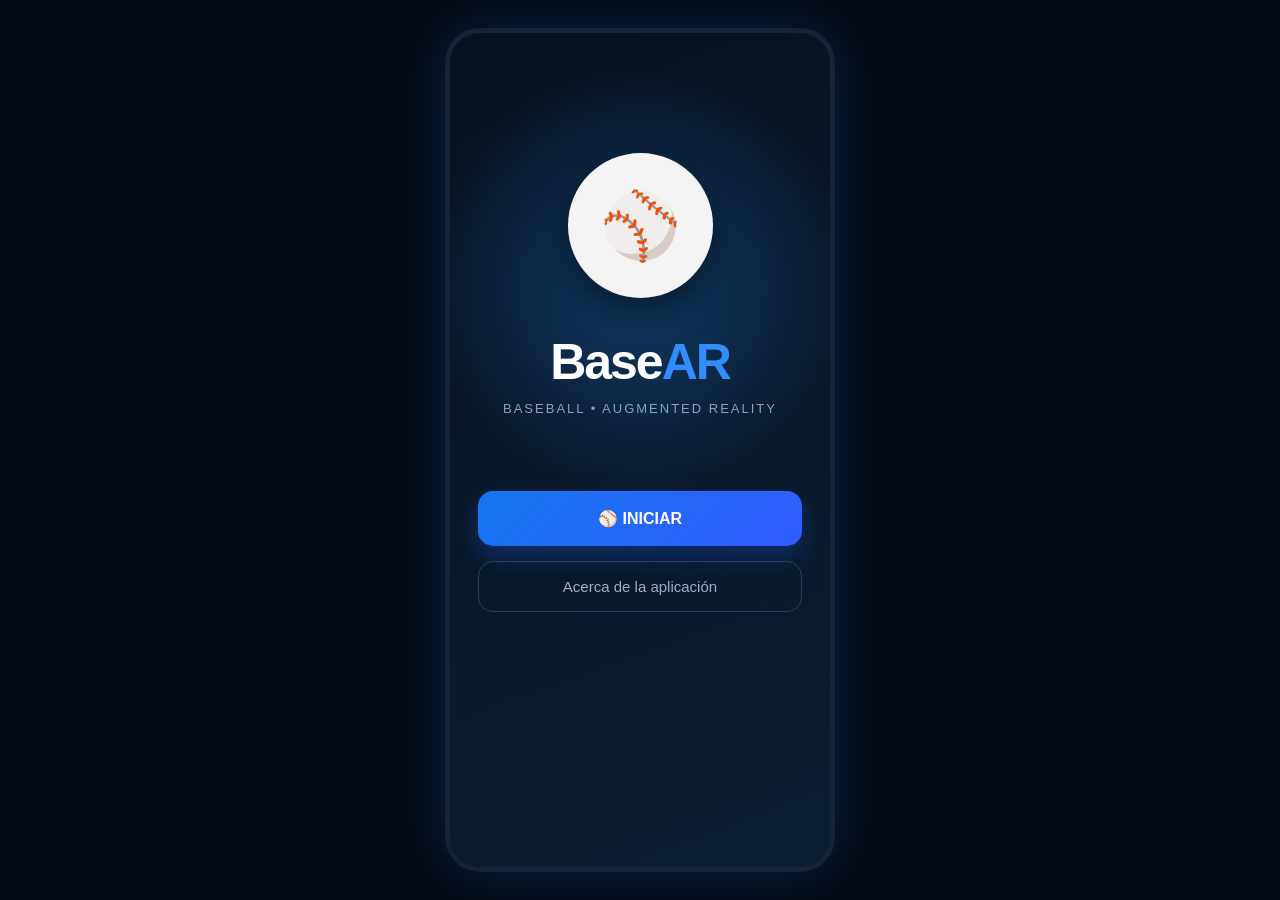
<file: index.html>
<!DOCTYPE html>
<html lang="es">

<head>
    <meta charset="UTF-8">
    <meta name="viewport" content="width=device-width, initial-scale=1.0">

    <title>BaseAR - Inicio</title>

    <!-- CSS -->
    <link rel="stylesheet" href="css/style.css">
</head>

<body>

    <div class="phone home">

        <!-- Pelota -->
        <div class="ball">
            ⚾
        </div>

        <!-- Nombre -->
        <div class="app-name">
            Base<span>AR</span>
        </div>

        <p class="subtitle">
            BASEBALL • AUGMENTED REALITY
        </p>

        <!-- Botón principal -->
        <button
            class="start"
            onclick="location.href='equipos.html'">

            ⚾ INICIAR

        </button>

        <!-- Botón secundario -->
        <button class="about">
            Acerca de la aplicación
        </button>

    </div>
<script src="js/theme.js"></script>
</body>

</html>
</file>
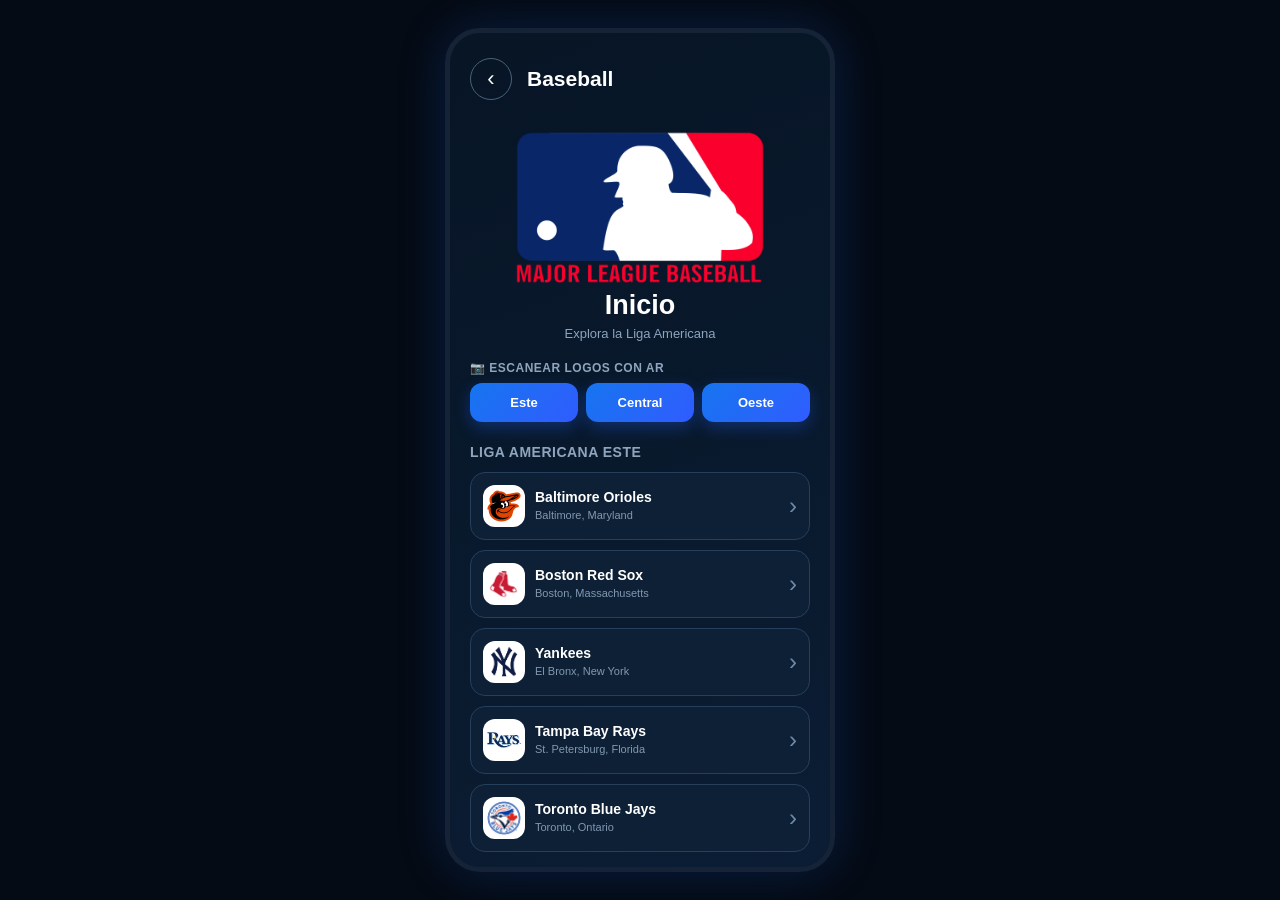
<file: equipos.html>
<!DOCTYPE html>
<html lang="es">
    <head>
        <meta charset="UTF-8">
        <meta name="viewport" content="width=device-width, initial-scale=1.0">
        <title>BaseAR - Equipos</title>
        <link rel="stylesheet" href="css/style.css">
    </head>
    <body>
        <div class="phone info teams-page">
            <div class="info-header">
                <button class="back" onclick="location.href='index.html'">‹</button>
                <h2>Baseball</h2>
            </div>
            <div class="team-header">
                <!-- AQUÍ ESTÁ LA PELOTA DE BÉISBOL DE VUELTA -->
                <img src="img/mlb.png" alt="MLB" class="team-logo-img" style="width: 70%; height: 70%; object-fit: contain;">
                <div class="team-data">
                    <h1>Inicio</h1>
                    <p>Explora la Liga Americana</p>
                </div>
            </div>

            <p class="scan-label">📷 Escanear logos con AR</p>
            <div class="ar-scan-row">
                <button class="ar-scan-btn" onclick="location.href='ar.html?division=este'">Este</button>
                <button class="ar-scan-btn" onclick="location.href='ar.html?division=central'">Central</button>
                <button class="ar-scan-btn" onclick="location.href='ar.html?division=oeste'">Oeste</button>
            </div>

            <h3 class="league-title">Liga Americana Este</h3>
            <div class="teams-list">
                <button class="team-option" onclick="location.href='info.html?team=orioles'">
                    <div class="team-logo-placeholder"><img src="img/orioles.png" alt="Orioles" class="team-logo-img"></div>
                    <div class="team-option-text">
                        <strong>Baltimore Orioles</strong>
                        <span>Baltimore, Maryland</span>
                    </div>
                    <div class="arrow">›</div>
                </button>
                <button class="team-option" onclick="location.href='info.html?team=redsox'">
                    <div class="team-logo-placeholder"><img src="img/redsox.png" alt="Red Sox" class="team-logo-img"></div>
                    <div class="team-option-text">
                        <strong>Boston Red Sox</strong>
                        <span>Boston, Massachusetts</span>
                    </div>
                    <div class="arrow">›</div>
                </button>
                <button class="team-option" onclick="location.href='info.html?team=yankees'">
                    <div class="team-logo-placeholder"><img src="img/yankees.png" alt="Yankees" class="team-logo-img"></div>
                    <div class="team-option-text">
                        <strong>Yankees</strong>
                        <span>El Bronx, New York</span>
                    </div>
                    <div class="arrow">›</div>
                </button>
                <button class="team-option" onclick="location.href='info.html?team=rays'">
                    <div class="team-logo-placeholder"><img src="img/rays.png" alt="Rays" class="team-logo-img"></div>
                    <div class="team-option-text">
                        <strong>Tampa Bay Rays</strong>
                        <span>St. Petersburg, Florida</span>
                    </div>
                    <div class="arrow">›</div>
                </button>
                <button class="team-option" onclick="location.href='info.html?team=bluejays'">
                    <div class="team-logo-placeholder"><img src="img/bluejays.png" alt="Blue Jays" class="team-logo-img"></div>
                    <div class="team-option-text">
                        <strong>Toronto Blue Jays</strong>
                        <span>Toronto, Ontario</span>
                    </div>
                    <div class="arrow">›</div>
                </button>
            </div>

            <h3 class="league-title">Liga Americana Central</h3>
            <div class="teams-list">
                <button class="team-option" onclick="location.href='info.html?team=whitesox'">
                    <div class="team-logo-placeholder"><img src="img/whitesox.png" alt="White Sox" class="team-logo-img"></div>
                    <div class="team-option-text">
                        <strong>Chicago White Sox</strong>
                        <span>Chicago, Illinois</span>
                    </div>
                    <div class="arrow">›</div>
                </button>
                <button class="team-option" onclick="location.href='info.html?team=guardians'">
                    <div class="team-logo-placeholder"><img src="img/guardians.png" alt="Guardians" class="team-logo-img"></div>
                    <div class="team-option-text">
                        <strong>Cleveland Guardians</strong>
                        <span>Cleveland, Ohio</span>
                    </div>
                    <div class="arrow">›</div>
                </button>
                <button class="team-option" onclick="location.href='info.html?team=tigers'">
                    <div class="team-logo-placeholder"><img src="img/tigers.png" alt="Tigers" class="team-logo-img"></div>
                    <div class="team-option-text">
                        <strong>Detroit Tigers</strong>
                        <span>Detroit, Michigan</span>
                    </div>
                    <div class="arrow">›</div>
                </button>
                <button class="team-option" onclick="location.href='info.html?team=royals'">
                    <div class="team-logo-placeholder"><img src="img/royals.png" alt="Royals" class="team-logo-img"></div>
                    <div class="team-option-text">
                        <strong>Kansas City Royals</strong>
                        <span>Kansas City, Missouri</span>
                    </div>
                    <div class="arrow">›</div>
                </button>
                <button class="team-option" onclick="location.href='info.html?team=twins'">
                    <div class="team-logo-placeholder"><img src="img/twins.png" alt="Twins" class="team-logo-img"></div>
                    <div class="team-option-text">
                        <strong>Minnesota Twins</strong>
                        <span>Minneapolis, Minnesota</span>
                    </div>
                    <div class="arrow">›</div>
                </button>
            </div>

            <h3 class="league-title">Liga Americana Oeste</h3>
            <div class="teams-list">
                <button class="team-option" onclick="location.href='info.html?team=astros'">
                    <div class="team-logo-placeholder"><img src="img/astros.png" alt="Astros" class="team-logo-img"></div>
                    <div class="team-option-text">
                        <strong>Houston Astros</strong>
                        <span>Houston, Texas</span>
                    </div>
                    <div class="arrow">›</div>
                </button>
                <button class="team-option" onclick="location.href='info.html?team=angels'">
                    <div class="team-logo-placeholder"><img src="img/angels.png" alt="Angels" class="team-logo-img"></div>
                    <div class="team-option-text">
                        <strong>Los Angeles Angels</strong>
                        <span>Anaheim, California</span>
                    </div>
                    <div class="arrow">›</div>
                </button>
                <button class="team-option" onclick="location.href='info.html?team=athletics'">
                    <div class="team-logo-placeholder"><img src="img/athletics.png" alt="Athletics" class="team-logo-img"></div>
                    <div class="team-option-text">
                        <strong>Oakland Athletics</strong>
                        <span>Oakland, California</span>
                    </div>
                    <div class="arrow">›</div>
                </button>
                <button class="team-option" onclick="location.href='info.html?team=mariners'">
                    <div class="team-logo-placeholder"><img src="img/mariners.png" alt="Mariners" class="team-logo-img"></div>
                    <div class="team-option-text">
                        <strong>Seattle Mariners</strong>
                        <span>Seattle, Washington</span>
                    </div>
                    <div class="arrow">›</div>
                </button>
                <button class="team-option" onclick="location.href='info.html?team=rangers'">
                    <div class="team-logo-placeholder"><img src="img/rangers.png" alt="Rangers" class="team-logo-img"></div>
                    <div class="team-option-text">
                        <strong>Texas Rangers</strong>
                        <span>Arlington, Texas</span>
                    </div>
                    <div class="arrow">›</div>
                </button>
            </div>
        </div>
        <script src="js/theme.js"></script>
    </body>
</html>
</file>
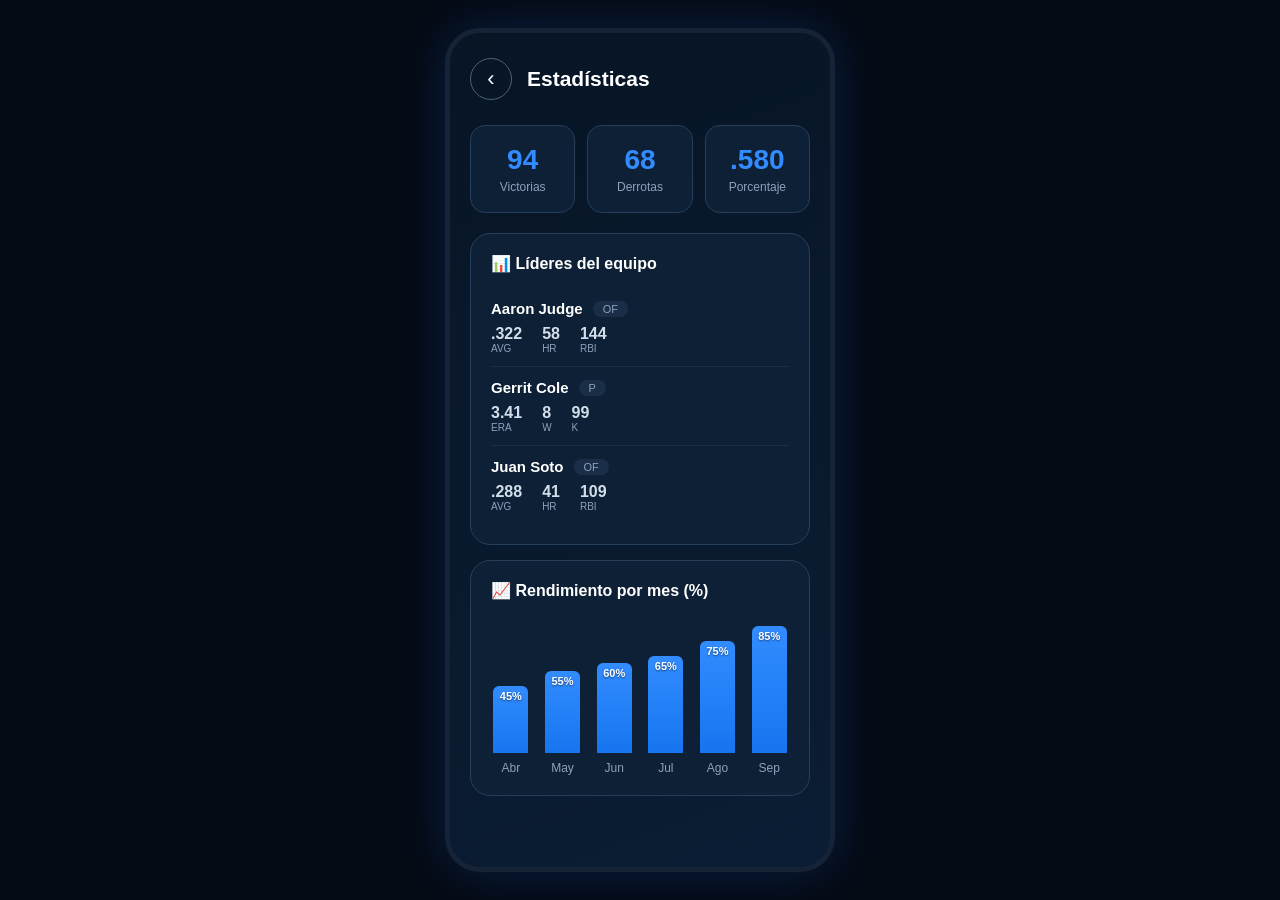
<file: estadisticas.html>
<!DOCTYPE html>
<html lang="es">
<head>
    <meta charset="UTF-8">
    <meta name="viewport" content="width=device-width, initial-scale=1.0">
    <title>BaseAR - Estadísticas</title>
    <link rel="stylesheet" href="css/style.css">
</head>
<body>
    <div class="phone stats-page">
        <div class="info-header">
            <button class="back" id="btnBack">‹</button>
            <h2>Estadísticas</h2>
        </div>

        <div class="stats-summary">
            <div class="stat-card"><span class="stat-value" id="statWins">-</span><span class="stat-label">Victorias</span></div>
            <div class="stat-card"><span class="stat-value" id="statLosses">-</span><span class="stat-label">Derrotas</span></div>
            <div class="stat-card"><span class="stat-value" id="statPct">-</span><span class="stat-label">Porcentaje</span></div>
        </div>

        <div class="stats-players">
            <h3>📊 Líderes del equipo</h3>
            <div id="playersContainer">
                <!-- Inyección de jugadores -->
            </div>
        </div>

                <div class="stats-chart">
            <h3>📈 Rendimiento por mes (%)</h3> <!-- Agregado el (%) -->
            <div class="chart-bars" id="chartContainer">
                <!-- Inyección de barras -->
            </div>
        </div>
    </div>

    <script src="js/teams-data.js"></script>
    <script>
        window.onload = function() {
            if (typeof TEAMS_DATA === 'undefined') return;

            const urlParams = new URLSearchParams(window.location.search);
            const teamId = urlParams.get('team') || 'yankees';
            const data = TEAMS_DATA[teamId];

            document.getElementById('btnBack').onclick = () => location.href = `info.html?team=${teamId}`;

            if (data && data.stats) {
                // Resumen
                document.getElementById('statWins').innerText = data.stats.summary.wins;
                document.getElementById('statLosses').innerText = data.stats.summary.losses;
                document.getElementById('statPct').innerText = data.stats.summary.pct;

                // Jugadores
                const playersContainer = document.getElementById('playersContainer');
                playersContainer.innerHTML = "";
                if (data.stats.players && data.stats.players.length > 0) {
                    data.stats.players.forEach(p => {
                        playersContainer.innerHTML += `
                            <div class="player-stat">
                                <div class="player-info">
                                    <span class="player-name">${p.name}</span>
                                    <span class="player-pos">${p.pos}</span>
                                </div>
                                <div class="player-numbers">
                                    <div class="player-number"><span class="num">${p.stat1}</span><span class="num-label">${p.stat1_lbl}</span></div>
                                    <div class="player-number"><span class="num">${p.stat2}</span><span class="num-label">${p.stat2_lbl}</span></div>
                                    <div class="player-number"><span class="num">${p.stat3}</span><span class="num-label">${p.stat3_lbl}</span></div>
                                </div>
                            </div>
                        `;
                    });
                } else {
                    playersContainer.innerHTML = "<p style='font-size:12px;color:#8ca1ba;'>Datos de jugadores no disponibles.</p>";
                }

                                // Gráfico
                const chartContainer = document.getElementById('chartContainer');
                chartContainer.innerHTML = "";
                const meses = ["Abr", "May", "Jun", "Jul", "Ago", "Sep"];
                if (data.stats.chart) {
                    data.stats.chart.forEach((val, index) => {
                        // AQUÍ AÑADIMOS EL VALOR DENTRO DE LA BARRA
                        chartContainer.innerHTML += `
                            <div class="chart-bar">
                                <div class="bar" style="height: ${val}%;">
                                    <span class="bar-value">${val}%</span>
                                </div>
                                <span class="bar-month">${meses[index]}</span>
                            </div>
                        `;
                    });
                }
            }
        };
    </script>
    <script src="js/theme.js"></script>
</body>
</html>
</file>
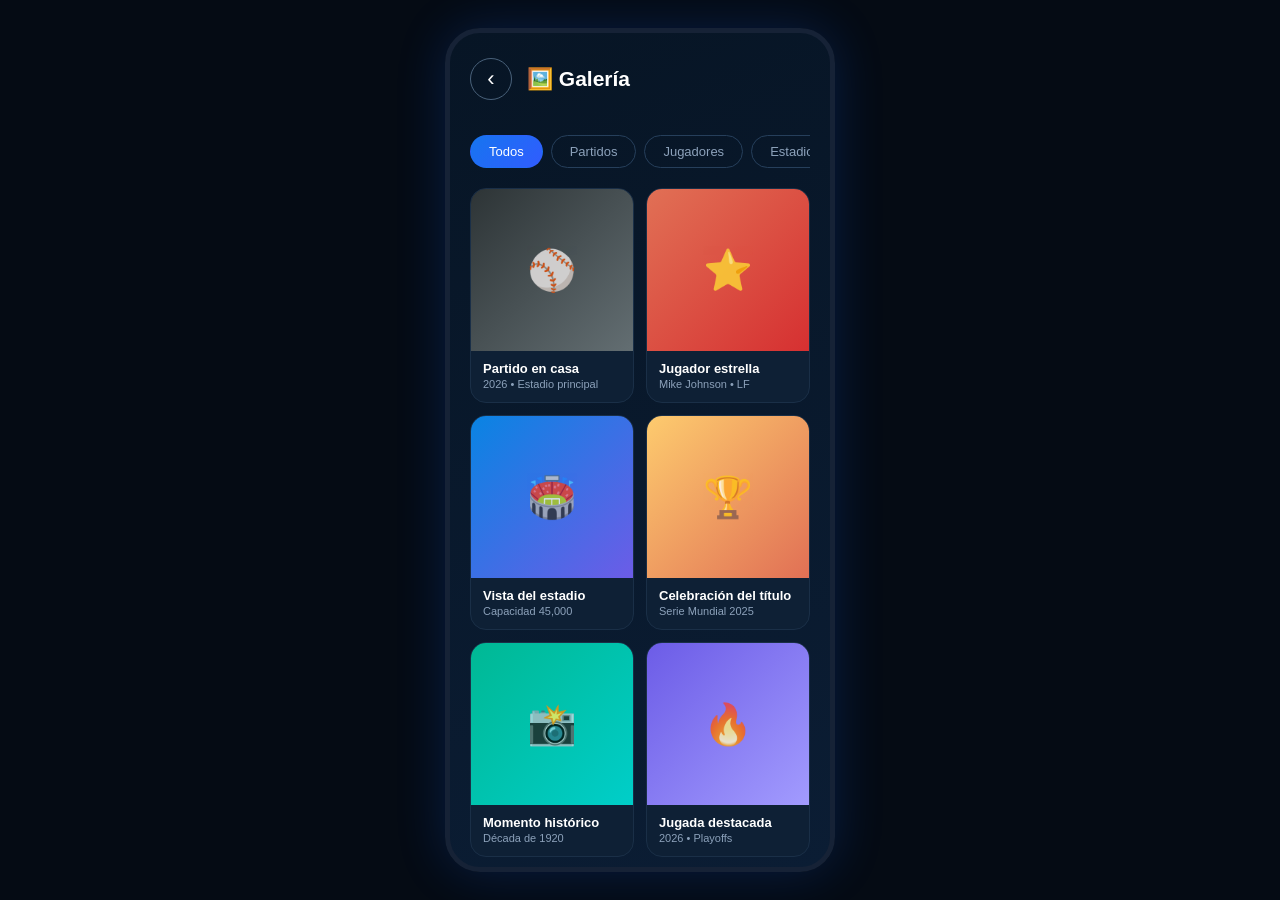
<file: galeria.html>
<!DOCTYPE html>
<html lang="es">

<head>
    <meta charset="UTF-8">
    <meta name="viewport" content="width=device-width, initial-scale=1.0">

    <title>BaseAR - Galería</title>

    <!-- CSS -->
    <link rel="stylesheet" href="css/style.css">
</head>

<body>

    <div class="phone gallery-page">

        <!-- =========================
             ENCABEZADO
        ========================== -->

        <div class="info-header">

            <button
                class="back"
                onclick="location.href='info.html'">
                ‹
            </button>

            <h2>
                🖼️ Galería
            </h2>

        </div>

        <!-- =========================
             CATEGORÍAS
        ========================== -->

        <div class="gallery-categories">

            <button class="category active">Todos</button>
            <button class="category">Partidos</button>
            <button class="category">Jugadores</button>
            <button class="category">Estadio</button>
            <button class="category">Histórico</button>

        </div>

        <!-- =========================
             GALERÍA DE IMÁGENES
        ========================== -->

        <div class="gallery-grid">

            <div class="gallery-item">
                <div class="gallery-image" style="background: linear-gradient(135deg, #2d3436, #636e72);">
                    <span class="gallery-icon">⚾</span>
                </div>
                <div class="gallery-info">
                    <h4>Partido en casa</h4>
                    <p>2026 • Estadio principal</p>
                </div>
            </div>

            <div class="gallery-item">
                <div class="gallery-image" style="background: linear-gradient(135deg, #e17055, #d63031);">
                    <span class="gallery-icon">⭐</span>
                </div>
                <div class="gallery-info">
                    <h4>Jugador estrella</h4>
                    <p>Mike Johnson • LF</p>
                </div>
            </div>

            <div class="gallery-item">
                <div class="gallery-image" style="background: linear-gradient(135deg, #0984e3, #6c5ce7);">
                    <span class="gallery-icon">🏟️</span>
                </div>
                <div class="gallery-info">
                    <h4>Vista del estadio</h4>
                    <p>Capacidad 45,000</p>
                </div>
            </div>

            <div class="gallery-item">
                <div class="gallery-image" style="background: linear-gradient(135deg, #fdcb6e, #e17055);">
                    <span class="gallery-icon">🏆</span>
                </div>
                <div class="gallery-info">
                    <h4>Celebración del título</h4>
                    <p>Serie Mundial 2025</p>
                </div>
            </div>

            <div class="gallery-item">
                <div class="gallery-image" style="background: linear-gradient(135deg, #00b894, #00cec9);">
                    <span class="gallery-icon">📸</span>
                </div>
                <div class="gallery-info">
                    <h4>Momento histórico</h4>
                    <p>Década de 1920</p>
                </div>
            </div>

            <div class="gallery-item">
                <div class="gallery-image" style="background: linear-gradient(135deg, #6c5ce7, #a29bfe);">
                    <span class="gallery-icon">🔥</span>
                </div>
                <div class="gallery-info">
                    <h4>Jugada destacada</h4>
                    <p>2026 • Playoffs</p>
                </div>
            </div>

        </div>

        <!-- =========================
             BOTÓN DE CARGAR MÁS
        ========================== -->

        <button class="load-more">
            Cargar más imágenes
        </button>

    </div>
<script src="js/theme.js"></script>
</body>

</html>
</file>
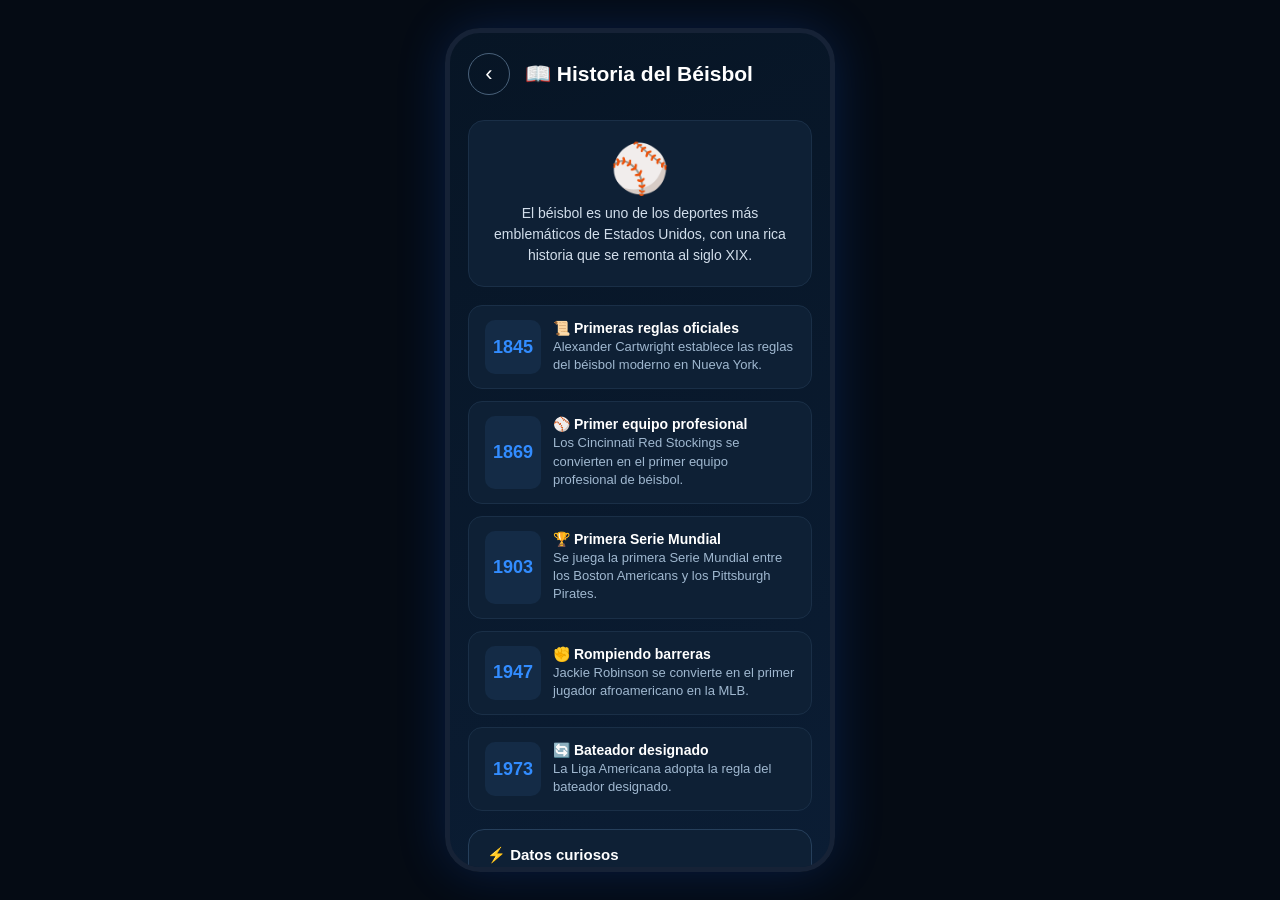
<file: historia-baseball.html>
<!DOCTYPE html>
<html lang="es">

<head>
    <meta charset="UTF-8">
    <meta name="viewport" content="width=device-width, initial-scale=1.0">

    <title>BaseAR - Historia del Béisbol</title>

    <!-- CSS -->
    <link rel="stylesheet" href="css/style.css">
</head>

<body>

    <div class="phone-scroll history-page">

        <!-- =========================
             ENCABEZADO
        ========================== -->

        <div class="info-header">

            <button
                class="back"
                onclick="location.href='info.html'">
                ‹
            </button>

            <h2>
                📖 Historia del Béisbol
            </h2>

        </div>

        <!-- =========================
             INTRODUCCIÓN
        ========================== -->

        <div class="history-intro">

            <div class="history-icon">⚾</div>

            <p>
                El béisbol es uno de los deportes más emblemáticos de Estados Unidos,
                con una rica historia que se remonta al siglo XIX.
            </p>

        </div>

        <!-- =========================
             LISTA DE EVENTOS
        ========================== -->

        <div class="history-list">

            <div class="history-event">
                <div class="history-year">1845</div>
                <div class="history-detail">
                    <h4>📜 Primeras reglas oficiales</h4>
                    <p>Alexander Cartwright establece las reglas del béisbol moderno en Nueva York.</p>
                </div>
            </div>

            <div class="history-event">
                <div class="history-year">1869</div>
                <div class="history-detail">
                    <h4>⚾ Primer equipo profesional</h4>
                    <p>Los Cincinnati Red Stockings se convierten en el primer equipo profesional de béisbol.</p>
                </div>
            </div>

            <div class="history-event">
                <div class="history-year">1903</div>
                <div class="history-detail">
                    <h4>🏆 Primera Serie Mundial</h4>
                    <p>Se juega la primera Serie Mundial entre los Boston Americans y los Pittsburgh Pirates.</p>
                </div>
            </div>

            <div class="history-event">
                <div class="history-year">1947</div>
                <div class="history-detail">
                    <h4>✊ Rompiendo barreras</h4>
                    <p>Jackie Robinson se convierte en el primer jugador afroamericano en la MLB.</p>
                </div>
            </div>

            <div class="history-event">
                <div class="history-year">1973</div>
                <div class="history-detail">
                    <h4>🔄 Bateador designado</h4>
                    <p>La Liga Americana adopta la regla del bateador designado.</p>
                </div>
            </div>

        </div>

        <!-- =========================
             DATOS CURIOSOS
        ========================== -->

        <div class="history-facts">

            <h3>⚡ Datos curiosos</h3>

            <div class="fact-item">
                <span class="fact-icon">🏟️</span>
                <p>El estadio más antiguo de la MLB es Fenway Park (1912).</p>
            </div>

            <div class="fact-item">
                <span class="fact-icon">⚾</span>
                <p>La pelota de béisbol puede viajar hasta 160 km/h en un lanzamiento.</p>
            </div>

            <div class="fact-item">
                <span class="fact-icon">📊</span>
                <p>Babe Ruth tiene el récord de más juegos ganados como lanzador (94) y más jonrones (714).</p>
            </div>

        </div>

    </div>
<script src="js/theme.js"></script>
</body>

</html>
</file>
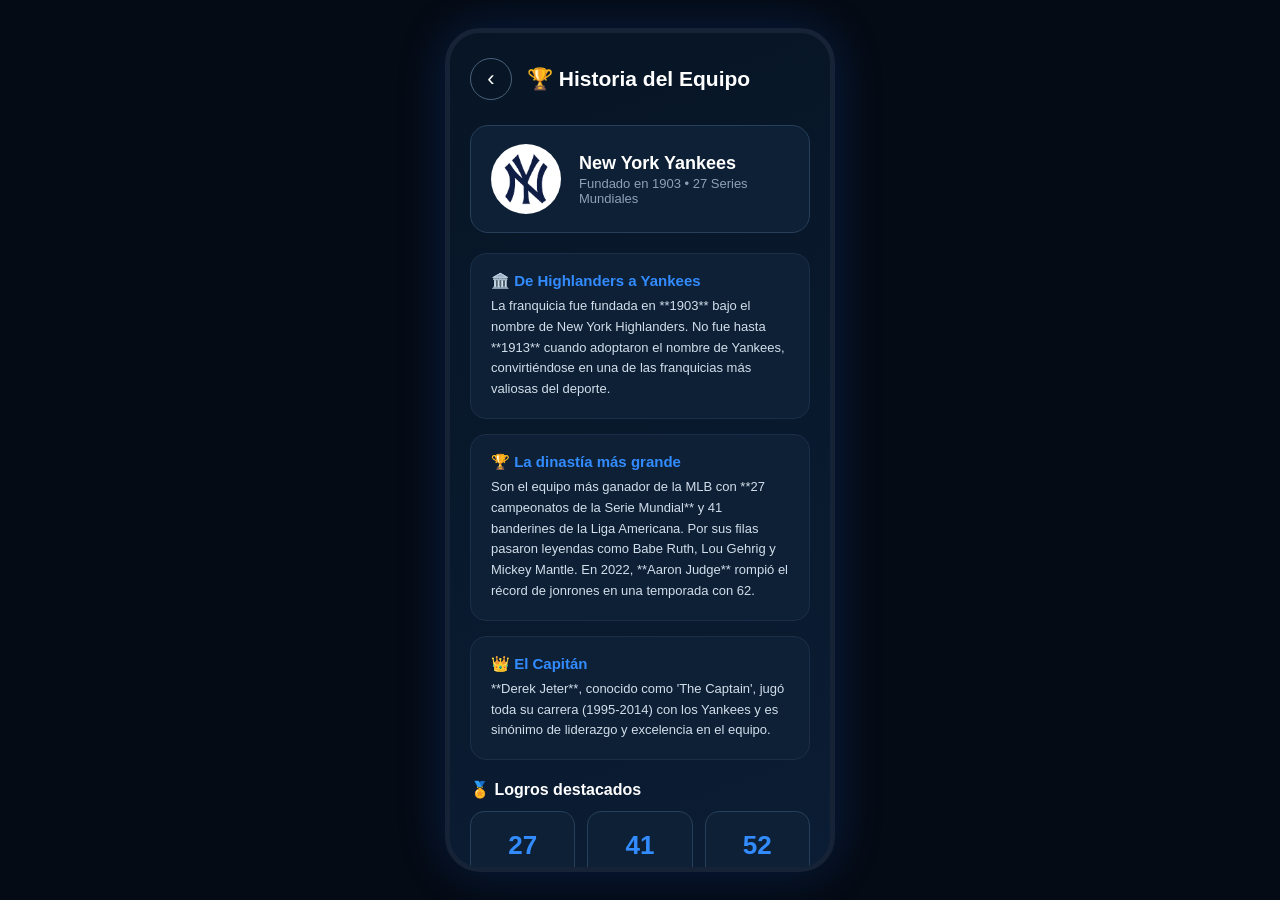
<file: historia-equipo.html>
<!DOCTYPE html>
<html lang="es">
<head>
    <meta charset="UTF-8">
    <meta name="viewport" content="width=device-width, initial-scale=1.0">
    <title>BaseAR - Historia del Equipo</title>
    <link rel="stylesheet" href="css/style.css">
</head>
<body>
    <div class="phone team-history-page">
        <div class="info-header">
            <button class="back" id="btnBack">‹</button>
            <h2>🏆 Historia del Equipo</h2>
        </div>

        <div class="team-banner">
            <div class="team-banner-logo" id="bannerLogo">⚾</div>
            <div class="team-banner-info">
                <h3 id="bannerTitle">Cargando...</h3>
                <p id="bannerSub">...</p>
            </div>
        </div>

        <div class="team-history-content" id="historySections">
            <!-- Aquí se inyectará el HTML dinámicamente -->
        </div>

        <div class="team-achievements">
            <h4>🏅 Logros destacados</h4>
            <div class="achievement-grid" id="achievementsGrid">
                <!-- Aquí se inyectarán los logros -->
            </div>
        </div>
    </div>

    <script src="js/teams-data.js"></script>
    <script>
        window.onload = function() {
            if (typeof TEAMS_DATA === 'undefined') return alert("Falta teams-data.js");

            const urlParams = new URLSearchParams(window.location.search);
            const teamId = urlParams.get('team') || 'yankees';
            const data = TEAMS_DATA[teamId];

            document.getElementById('btnBack').onclick = () => location.href = `info.html?team=${teamId}`;

            if (data && data.history) {
                // AQUÍ ESTÁ EL CAMBIO: innerHTML en lugar de innerText
                document.getElementById('bannerLogo').innerHTML = data.logo || "⚾";
                document.getElementById('bannerTitle').innerText = data.history.bannerTitle || data.name;
                document.getElementById('bannerSub').innerText = data.history.bannerSub || "Historia del equipo";

                const sectionsContainer = document.getElementById('historySections');
                sectionsContainer.innerHTML = ""; 
                
                if (data.history.sections && data.history.sections.length > 0) {
                    data.history.sections.forEach(sec => {
                        sectionsContainer.innerHTML += `
                            <div class="history-section">
                                <h4>${sec.title}</h4>
                                <p>${sec.text}</p>
                            </div>
                        `;
                    });
                } else {
                    sectionsContainer.innerHTML = "<p>Historia en construcción...</p>";
                }

                const grid = document.getElementById('achievementsGrid');
                grid.innerHTML = "";
                if (data.history.achievements) {
                    data.history.achievements.forEach(ach => {
                        grid.innerHTML += `
                            <div class="achievement-item">
                                <span class="achievement-number">${ach.number}</span>
                                <span class="achievement-label">${ach.label}</span>
                            </div>
                        `;
                    });
                }
            }
        };
    </script>
    <script src="js/theme.js"></script>
</body>
</html>
</file>
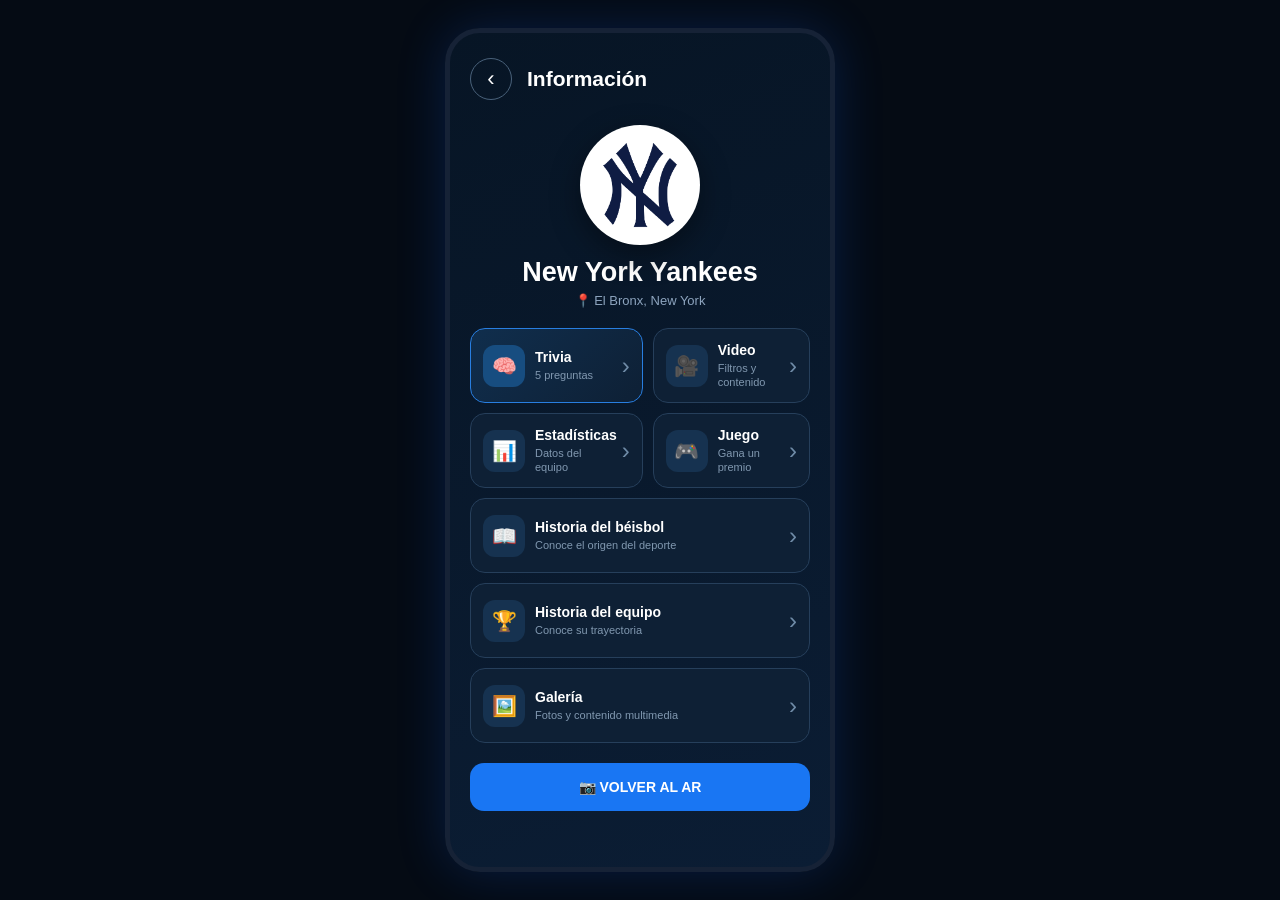
<file: info.html>
<!DOCTYPE html>
<html lang="es">
<head>
    <meta charset="UTF-8">
    <meta name="viewport" content="width=device-width, initial-scale=1.0">
    <title>BaseAR - Información</title>
    <link rel="stylesheet" href="css/style.css">
</head>
<body>

    <div class="phone info">
        <div class="info-header">
            <button class="back" onclick="location.href='equipos.html'">‹</button>
            <h2>Información</h2>
        </div>

        <div class="team-header">
            <div class="team-logo" id="teamLogo">⚾</div>
            <div class="team-data">
                <h1 id="teamName">Cargando...</h1>
                <p id="teamCity">📍 Cargando...</p>
            </div>
        </div>

        <div class="info-menu">
            <button class="info-option trivia" id="btnTrivia">
                <div class="option-icon">🧠</div>
                <div class="option-text">
                    <strong>Trivia</strong>
                    <span>5 preguntas</span>
                </div>
                <div class="arrow">›</div>
            </button>

            <button class="info-option" id="btnVideo">
                <div class="option-icon">🎥</div>
                <div class="option-text">
                    <strong>Video</strong>
                    <span>Filtros y contenido</span>
                </div>
                <div class="arrow">›</div>
            </button>

            <button class="info-option" id="btnStats">
                <div class="option-icon">📊</div>
                <div class="option-text">
                    <strong>Estadísticas</strong>
                    <span>Datos del equipo</span>
                </div>
                <div class="arrow">›</div>
            </button>

            <button class="info-option" onclick="location.href='juego.html'">
                <div class="option-icon">🎮</div>
                <div class="option-text">
                    <strong>Juego</strong>
                    <span>Gana un premio</span>
                </div>
                <div class="arrow">›</div>
            </button>

            <button class="info-option" onclick="location.href='historia-baseball.html'">
                <div class="option-icon">📖</div>
                <div class="option-text">
                    <strong>Historia del béisbol</strong>
                    <span>Conoce el origen del deporte</span>
                </div>
                <div class="arrow">›</div>
            </button>

            <button class="info-option" id="btnHistory">
                <div class="option-icon">🏆</div>
                <div class="option-text">
                    <strong>Historia del equipo</strong>
                    <span>Conoce su trayectoria</span>
                </div>
                <div class="arrow">›</div>
            </button>

            <button class="info-option" onclick="location.href='galeria.html'">
                <div class="option-icon">🖼️</div>
                <div class="option-text">
                    <strong>Galería</strong>
                    <span>Fotos y contenido multimedia</span>
                </div>
                <div class="arrow">›</div>
            </button>
        </div>

        <button class="button" onclick="location.href='ar.html'">📷 VOLVER AL AR</button>
    </div>

    <script src="js/teams-data.js"></script>
    <script>
        window.onload = function() {
            if (typeof TEAMS_DATA === 'undefined') {
                document.getElementById('teamName').innerText = "Error de Datos";
                document.getElementById('teamCity').innerText = "Revisa que js/teams-data.js exista";
                alert("No se encontró el archivo js/teams-data.js. Revisa la ruta.");
                return;
            }

            const urlParams = new URLSearchParams(window.location.search);
            const teamId = urlParams.get('team') || 'yankees';
            const teamData = TEAMS_DATA[teamId];

            if (teamData) {
                // AQUÍ ESTÁ EL CAMBIO: innerHTML en lugar de innerText
                document.getElementById('teamLogo').innerHTML = teamData.logo || '⚾';
                document.getElementById('teamName').innerText = teamData.name;
                document.getElementById('teamCity').innerText = '📍 ' + teamData.city;
                document.title = 'BaseAR - ' + teamData.name;

                document.getElementById('btnTrivia').onclick = function() {
                    location.href = `trivia.html?team=${teamId}`;
                };
                document.getElementById('btnStats').onclick = function() {
                    location.href = `estadisticas.html?team=${teamId}`;
                };
                document.getElementById('btnHistory').onclick = function() {
                    location.href = `historia-equipo.html?team=${teamId}`;
                };
                document.getElementById('btnVideo').onclick = function() {
                    location.href = `video.html?team=${teamId}`;
                };
            } else {
                document.getElementById('teamName').innerText = "Equipo no encontrado";
                document.getElementById('teamCity').innerText = "El ID " + teamId + " no existe.";
            }
        };
    </script>

    <script src="js/theme.js"></script>
</body>
</html>
</file>
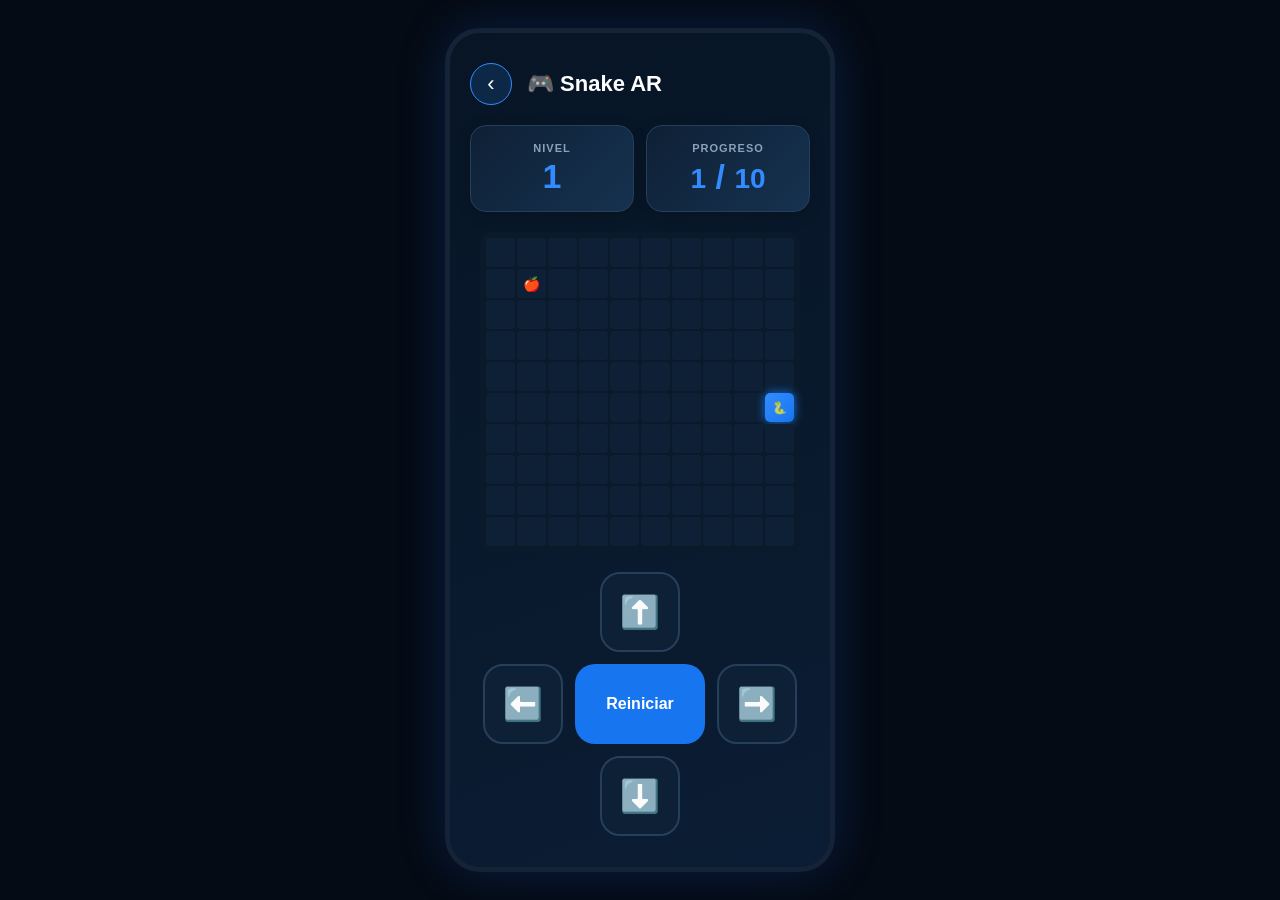
<file: juego.html>
<!DOCTYPE html>
<html lang="es">

<head>
    <meta charset="UTF-8">
    <meta name="viewport" content="width=device-width, initial-scale=1.0">
    <title>BaseAR - Snake Game</title>
    <link rel="stylesheet" href="css/style.css">
</head>

<body>

    <div class="phone game-page" id="gameContainer">
        
        <!-- ENCABEZADO -->
        <div class="info-header">
            <button class="back" onclick="location.href='info.html'">‹</button>
            <h2>🎮 Snake AR</h2>
        </div>

        <!-- PUNTAJE / NIVELES -->
        <div class="game-score">
            <div class="score-display">
                <span class="score-label">Nivel</span>
                <span class="score-value" id="levelValue">1</span>
            </div>
            <div class="score-display">
                <span class="score-label">Progreso</span>
                <span class="score-value"><span id="lengthValue">1</span> / <span id="targetValue">10</span></span>
            </div>
        </div>

        <!-- TABLERO -->
        <div class="game-board">
            <div class="snake-grid" id="snakeGrid"></div>
        </div>

        <!-- CONTROLES -->
        <div class="game-controls">
            <div class="control-row">
                <button class="control-btn" onclick="changeDirection(0, -1)">⬆️</button>
            </div>
            <div class="control-row">
                <button class="control-btn" onclick="changeDirection(-1, 0)">⬅️</button>
                <button class="control-btn restart" onclick="restartCurrentLevel()">Reiniciar</button>
                <button class="control-btn" onclick="changeDirection(1, 0)">➡️</button>
            </div>
            <div class="control-row">
                <button class="control-btn" onclick="changeDirection(0, 1)">⬇️</button>
            </div>
        </div>

        <!-- OVERLAY DE NIVEL SUPERADO -->
        <div class="level-overlay" id="levelOverlay" style="display: none;">
            <div class="level-card">
                <h2 id="overlayTitle">¡Nivel Superado!</h2>
                <p id="overlayMessage">Has desbloqueado un nuevo fondo.</p>
                <button class="start" id="btnNextLevel" onclick="nextLevelAction()" style="margin-top: 0;">Continuar</button>
            </div>
        </div>

    </div>

    <!-- Script Global para el Fondo -->
    <script src="js/theme.js"></script>

        <script>
        // Configuración de Niveles
        const GRID_SIZE = 10;
        const TOTAL_CELLS = GRID_SIZE * GRID_SIZE;
        const GAME_SPEED = 150; 
        
        const LEVELS = {
            1: { target: 10, reward: "Fondo Neón", cssClass: "reward-level-1" },
            2: { target: 20, reward: "Fondo Béisbol", cssClass: "reward-level-2" },
            3: { target: 40, reward: "Fondo Dorado", cssClass: "reward-level-3" }
        };

        let currentLevel = 1;
        let snake = [];
        let direction = { x: 0, y: 0 };
        let nextDirection = { x: 0, y: 0 };
        let food = { x: 0, y: 0 };
        let gameInterval = null;
        let isPlaying = false;
        let isGameOver = false;

        // Elementos del DOM
        const gridElement = document.getElementById('snakeGrid');
        const levelValue = document.getElementById('levelValue');
        const lengthValue = document.getElementById('lengthValue');
        const targetValue = document.getElementById('targetValue');
        const levelOverlay = document.getElementById('levelOverlay');
        const overlayTitle = document.getElementById('overlayTitle');
        const overlayMessage = document.getElementById('overlayMessage');
        const btnNextLevel = document.getElementById('btnNextLevel');
        const gameContainer = document.getElementById('gameContainer');

        function createGrid() {
            gridElement.innerHTML = '';
            for (let i = 0; i < TOTAL_CELLS; i++) {
                const cell = document.createElement('div');
                cell.classList.add('cell');
                cell.id = `cell-${i}`;
                gridElement.appendChild(cell);
            }
        }

        function draw() {
            document.querySelectorAll('.cell').forEach(c => {
                c.className = 'cell empty';
                c.innerText = '';
            });

            // Dibujar comida
            const foodIndex = food.y * GRID_SIZE + food.x;
            const foodCell = document.getElementById(`cell-${foodIndex}`);
            if (foodCell) {
                foodCell.classList.add('food');
                foodCell.innerText = '🍎';
            }

            // Dibujar serpiente
            snake.forEach((segment, index) => {
                const segIndex = segment.y * GRID_SIZE + segment.x;
                const segCell = document.getElementById(`cell-${segIndex}`);
                if (segCell) {
                    if (index === 0) {
                        segCell.classList.add('snake-head');
                        segCell.innerText = '🐍';
                    } else {
                        segCell.classList.add('snake-body');
                    }
                }
            });
            
            // Actualizar UI de progreso
            lengthValue.innerText = snake.length;
        }

        function generateFood() {
            let newFood;
            let isOccupied = true;
            if (snake.length >= TOTAL_CELLS - 1) return; 

            while (isOccupied) {
                newFood = {
                    x: Math.floor(Math.random() * GRID_SIZE),
                    y: Math.floor(Math.random() * GRID_SIZE)
                };
                isOccupied = snake.some(seg => seg.x === newFood.x && seg.y === newFood.y);
            }
            food = newFood;
        }

        function update() {
            if (isGameOver || !isPlaying) return;

            if (nextDirection.x !== 0 && direction.x === 0) direction = { ...nextDirection };
            if (nextDirection.y !== 0 && direction.y === 0) direction = { ...nextDirection };

            const head = { x: snake[0].x + direction.x, y: snake[0].y + direction.y };

            // Colisión con paredes
            if (head.x < 0 || head.x >= GRID_SIZE || head.y < 0 || head.y >= GRID_SIZE) {
                gameOver();
                return;
            }

            // Colisión con el propio cuerpo
            if (snake.some(seg => seg.x === head.x && seg.y === head.y)) {
                gameOver();
                return;
            }

            snake.unshift(head);

            // Comer comida
            if (head.x === food.x && head.y === food.y) {
                generateFood();

                // COMPROBAR VICTORIA DEL NIVEL
                if (snake.length >= LEVELS[currentLevel].target) {
                    winLevel();
                }
            } else {
                snake.pop();
            }

            draw();
        }

        function changeDirection(dx, dy) {
            if (!isPlaying || isGameOver) return;
            if (snake.length > 1) {
                if (dx !== 0 && direction.x === -dx) return;
                if (dy !== 0 && direction.y === -dy) return;
            }
            nextDirection = { x: dx, y: dy };
        }

        function startLevel(level) {
            clearInterval(gameInterval);
            currentLevel = level;
            
            // Configurar UI según el nivel
            levelValue.innerText = currentLevel;
            targetValue.innerText = LEVELS[currentLevel].target;
            
            // Reiniciar serpiente en el centro
            snake = [{ x: 5, y: 5 }]; 
            direction = { x: 1, y: 0 }; 
            nextDirection = { x: 1, y: 0 };
            isGameOver = false;
            isPlaying = true;
            
            levelOverlay.style.display = "none";

            generateFood();
            createGrid();
            draw();

            gameInterval = setInterval(update, GAME_SPEED);
        }

        // --- NUEVA FUNCIÓN PARA REINICIAR EL NIVEL ACTUAL ---
        function restartCurrentLevel() {
            // Si el jugador muere, reiniciamos EL MISMO nivel, no el 1
            startLevel(currentLevel);
        }

        // Esta función se queda solo para cuando termine el Nivel 3 y quiera volver al inicio
        function resetGame() {
            startLevel(1);
        }

        function gameOver() {
            clearInterval(gameInterval);
            isPlaying = false;
            isGameOver = true;
            
            // Efecto visual
            gameContainer.style.transform = "translateX(5px)";
            setTimeout(() => gameContainer.style.transform = "translateX(-5px)", 50);
            setTimeout(() => gameContainer.style.transform = "translateX(0)", 100);
        }

        function winLevel() {
            clearInterval(gameInterval);
            isPlaying = false;
            
            const levelData = LEVELS[currentLevel];
            
            // Guardar progreso en localStorage
            const savedLevel = parseInt(localStorage.getItem('snakeRewardLevel') || '0', 10);
            if (currentLevel > savedLevel) {
                localStorage.setItem('snakeRewardLevel', currentLevel);
            }

            if (currentLevel >= savedLevel) {
                document.body.className = document.body.className.replace(/reward-level-\d/g, '').trim();
                document.body.classList.add(levelData.cssClass);
            }

            // Mostrar Overlay
            if (currentLevel < 3) {
                overlayTitle.innerText = `¡Nivel ${currentLevel} Superado!`;
                overlayMessage.innerText = `Has desbloqueado el ${levelData.reward}.`;
                btnNextLevel.innerText = "Ir al Nivel " + (currentLevel + 1);
                btnNextLevel.dataset.nextAction = "next";
            } else {
                overlayTitle.innerText = "¡Juego Completado!";
                overlayMessage.innerText = "¡Increíble! Has desbloqueado el Fondo Dorado.";
                btnNextLevel.innerText = "Jugar desde el Inicio";
                btnNextLevel.dataset.nextAction = "reset";
            }

            levelOverlay.style.display = "flex";

            // Confeti
            for (let i = 0; i < 30; i++) {
                const confetti = document.createElement('div');
                confetti.className = 'confetti-piece';
                confetti.style.left = Math.random() * 100 + '%';
                confetti.style.background = ['#ff6b6b', '#feca57', '#4ecdc4', '#a29bfe', '#fff'][Math.floor(Math.random() * 5)];
                confetti.style.animationDuration = (1.5 + Math.random() * 1.5) + 's';
                gameContainer.appendChild(confetti);
                setTimeout(() => confetti.remove(), 3000);
            }
        }

        function nextLevelAction() {
            const action = btnNextLevel.dataset.nextAction;
            if (action === "next") {
                startLevel(currentLevel + 1);
            } else {
                resetGame(); // Esto solo se usa si terminaste el nivel 3
            }
        }

        window.addEventListener('keydown', (e) => {
            switch (e.key) {
                case 'ArrowUp': changeDirection(0, -1); break;
                case 'ArrowDown': changeDirection(0, 1); break;
                case 'ArrowLeft': changeDirection(-1, 0); break;
                case 'ArrowRight': changeDirection(1, 0); break;
            }
        });

        // Iniciar el juego por primera vez
        startLevel(1);
    </script>

</body>
</html>
</file>
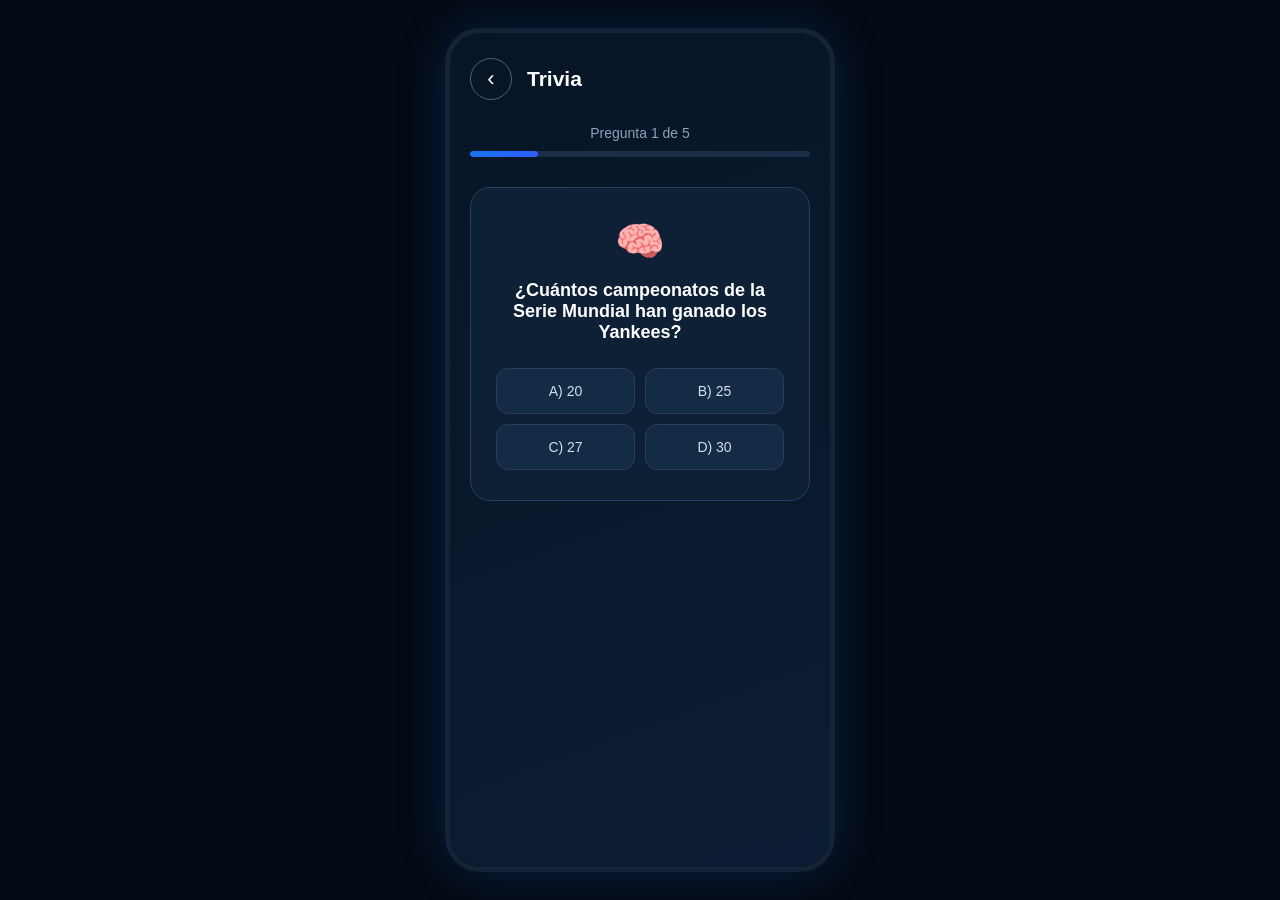
<file: trivia.html>
<!DOCTYPE html>
<html lang="es">
<head>
    <meta charset="UTF-8">
    <meta name="viewport" content="width=device-width, initial-scale=1.0">
    <title>BaseAR - Trivia</title>
    <link rel="stylesheet" href="css/style.css">
</head>
<body>
    <div class="phone trivia-page">
        <div class="info-header">
            <button class="back" id="btnBack">‹</button>
            <h2>Trivia</h2>
        </div>

        <div class="trivia-progress">
            <span class="question-counter" id="questionCounter">Pregunta 1 de 1</span>
            <div class="progress-bar">
                <div class="progress-fill" id="progressFill" style="width: 100%;"></div>
            </div>
        </div>

        <div class="trivia-question">
            <div class="question-icon">🧠</div>
            <h3 id="questionText">Cargando...</h3>
            <div class="question-options" id="optionsContainer">
                <!-- Opciones inyectadas -->
            </div>
            <div class="question-feedback" id="feedbackContainer" style="display:none;"></div>
        </div>

        <button class="trivia-next" id="btnNext" style="display:none;">SIGUIENTE PREGUNTA →</button>
    </div>

    <script src="js/teams-data.js"></script>
    <script>
        window.onload = function() {
            if (typeof TEAMS_DATA === 'undefined') return;

            const urlParams = new URLSearchParams(window.location.search);
            const teamId = urlParams.get('team') || 'yankees';
            const data = TEAMS_DATA[teamId];

            document.getElementById('btnBack').onclick = () => location.href = `info.html?team=${teamId}`;

            if (data && data.trivia && data.trivia.length > 0) {
                let currentQ = 0;
                const questionText = document.getElementById('questionText');
                const optionsContainer = document.getElementById('optionsContainer');
                const feedbackContainer = document.getElementById('feedbackContainer');
                const btnNext = document.getElementById('btnNext');

                function renderQuestion() {
                    const q = data.trivia[currentQ];
                    
                    // Actualizar progreso
                    document.getElementById('questionCounter').innerText = `Pregunta ${currentQ + 1} de ${data.trivia.length}`;
                    document.getElementById('progressFill').style.width = `${((currentQ + 1) / data.trivia.length) * 100}%`;

                    questionText.innerText = q.question;
                    optionsContainer.innerHTML = "";
                    feedbackContainer.style.display = "none";
                    btnNext.style.display = "none";

                    const letras = ["A", "B", "C", "D"];
                    q.options.forEach((opt, index) => {
                        const btn = document.createElement('button');
                        btn.className = "option";
                        btn.innerText = `${letras[index]}) ${opt}`;
                        btn.onclick = () => checkAnswer(index, btn);
                        optionsContainer.appendChild(btn);
                    });
                }

                function checkAnswer(selectedIndex, btnElement) {
                    const q = data.trivia[currentQ];
                    
                    // Deshabilitar botones
                    document.querySelectorAll('.option').forEach(b => b.style.pointerEvents = "none");

                    if (selectedIndex === q.correct) {
                        btnElement.classList.add('correct');
                        feedbackContainer.className = "question-feedback correct-feedback";
                        feedbackContainer.innerText = q.feedback;
                    } else {
                        btnElement.style.borderColor = "#ff6b6b";
                        btnElement.style.color = "#ff6b6b";
                        feedbackContainer.className = "question-feedback";
                        feedbackContainer.style.background = "#4a1a1a";
                        feedbackContainer.style.color = "#ff6b6b";
                        feedbackContainer.innerText = "❌ Incorrecto. La respuesta era: " + q.options[q.correct];
                    }

                    feedbackContainer.style.display = "block";
                    
                    // Mostrar botón siguiente si hay más preguntas
                    if (currentQ < data.trivia.length - 1) {
                        btnNext.style.display = "block";
                    } else {
                        btnNext.innerText = "VOLVER AL INICIO";
                        btnNext.style.display = "block";
                    }
                }

                btnNext.onclick = () => {
                    if (currentQ < data.trivia.length - 1) {
                        currentQ++;
                        renderQuestion();
                    } else {
                        location.href = `info.html?team=${teamId}`;
                    }
                };

                renderQuestion(); // Iniciar trivia

            } else {
                document.getElementById('questionText').innerText = "No hay preguntas disponibles para este equipo.";
            }
        };
    </script>

    <script src="js/theme.js"></script>
</body>
</html>
</file>
<file: css/style.css>
/* =========================================
   BASEAR - ESTILOS GENERALES
========================================= */

* {
    box-sizing: border-box;
    margin: 0;
    padding: 0;
    font-family: Arial, Helvetica, sans-serif;
}

body {
    background: #050b14;
    color: white;
    min-height: 100vh;

    display: flex;
    justify-content: center;
    align-items: center;
}


/* =========================================
   CONTENEDOR PRINCIPAL / CELULAR
========================================= */

.phone {
    width: 390px;
    height: 844px;
    border-radius: 35px;
    overflow: hidden;   

    border: 5px solid #162236;

    background: linear-gradient(
        160deg,
        #071525,
        #0b1d34
    );

    position: relative;

    box-shadow:
        0 0 50px rgba(20, 100, 255, 0.20);
}

.phone-scroll {
    width: 390px;
    height: 844px;
    border-radius: 35px;
    overflow-y: auto;
    overflow-x: hidden;
    border: 5px solid #162236;
    background: linear-gradient(160deg, #071525, #0b1d34);
    position: relative;
    box-shadow: 0 0 50px rgba(20, 100, 255, 0.20);
}

/* Scroll personalizado (opcional, se ve más bonito) */
.phone-scroll::-webkit-scrollbar {
    width: 4px;
}

.phone-scroll::-webkit-scrollbar-track {
    background: #0b1d34;
}

.phone-scroll::-webkit-scrollbar-thumb {
    background: #328cff;
    border-radius: 10px;
}
/* =========================================
   PÁGINA DE INICIO
========================================= */

.home {
    text-align: center;
    padding: 50px 28px;

    background:
        radial-gradient(
            circle at 50% 30%,
            #123d69 0%,
            transparent 35%
        ),
        linear-gradient(
            160deg,
            #07101e,
            #0b1d31
        );
}


/* Pelota */

.ball {
    width: 145px;
    height: 145px;

    border-radius: 50%;

    background: #f4f4f4;

    margin: 70px auto 35px;

    display: flex;
    align-items: center;
    justify-content: center;

    font-size: 65px;

    box-shadow:
        0 15px 35px rgba(0, 0, 0, 0.5);
}


/* Nombre de la aplicación */

.app-name {
    font-size: 50px;
    font-weight: 900;
    letter-spacing: -2px;
}

.app-name span {
    color: #328cff;
}


/* Subtítulo */

.subtitle {
    color: #8ca1ba;

    font-size: 13px;

    letter-spacing: 2px;

    margin-top: 10px;
}


/* =========================================
   BOTONES
========================================= */

button {
    cursor: pointer;
    transition: 0.2s;
}

button:hover {
    transform: translateY(-2px);
}


/* Botón principal */

.start,
.main-button {
    width: 100%;

    padding: 18px;

    margin-top: 75px;

    border: none;
    border-radius: 15px;

    color: white;

    font-size: 16px;
    font-weight: bold;

    background:
        linear-gradient(
            135deg,
            #1675ef,
            #315cff
        );

    box-shadow:
        0 10px 25px rgba(30, 100, 255, 0.3);
}


/* Botón secundario */

.about,
.secondary-button {
    width: 100%;

    padding: 16px;

    margin-top: 15px;

    border-radius: 15px;

    color: #9cafc5;

    background: transparent;

    border: 1px solid #29415e;

    font-size: 15px;
}


/* =========================================
   PÁGINA AR
========================================= */

.ar {
    background:
        linear-gradient(
            rgba(0, 10, 20, 0.35),
            rgba(0, 5, 15, 0.8)
        ),
        radial-gradient(
            circle,
            #304b61,
            #07111d 70%
        );

    position: relative;
}


/* =========================================
   FEED DE CÁMARA / MINDAR (Three.js)
========================================= */

.ar-container {
    position: absolute;
    inset: 0;
    width: 100%;
    height: 100%;
    z-index: 1;
    overflow: hidden;
}

.ar-container video,
.ar-container canvas {
    position: absolute;
    top: 0;
    left: 0;
    width: 100% !important;
    height: 100% !important;
    object-fit: cover;
}

/* La UI debe quedar siempre por encima del video/canvas de MindAR */
.instructions,
.status {
    z-index: 5;
    transition: opacity 0.3s ease;
}


/* =========================================
   OVERLAY DE PERMISO DE CÁMARA
========================================= */

.permission-overlay {
    position: absolute;
    inset: 0;
    z-index: 20;

    display: flex;
    flex-direction: column;
    align-items: center;
    justify-content: center;
    gap: 18px;
    text-align: center;
    padding: 40px;

    background: rgba(4, 10, 20, 0.9);
    backdrop-filter: blur(6px);
}

.permission-overlay p {
    color: #d2deeb;
    font-size: 14px;
    line-height: 1.5;
}

.permission-overlay button {
    padding: 12px 28px;
    border-radius: 30px;
    border: 1px solid #36a5ff;
    background: rgba(54, 165, 255, 0.15);
    color: white;
    font-weight: bold;
    font-size: 14px;
    cursor: pointer;
}

.permission-overlay button:hover {
    background: rgba(54, 165, 255, 0.3);
}


/* =========================================
   CONFETI
========================================= */

.confetti-piece {
    position: absolute;
    top: -20px;
    width: 8px;
    height: 14px;
    z-index: 25;
    opacity: 0.95;
    border-radius: 2px;
    pointer-events: none;
    animation: confetti-fall linear forwards;
}

@keyframes confetti-fall {
    0% {
        transform: translateY(0) rotate(0deg);
        opacity: 1;
    }
    100% {
        transform: translateY(900px) rotate(540deg);
        opacity: 0;
    }
}


/* =========================================
   AVISO DE FOTO GUARDADA (toast)
========================================= */

.photo-toast {
    position: absolute;
    left: 50%;
    bottom: 280px;
    z-index: 30;

    transform: translate(-50%, 10px);
    opacity: 0;
    pointer-events: none;

    padding: 10px 20px;
    border-radius: 30px;

    background: rgba(0, 20, 10, 0.85);
    border: 1px solid rgba(0, 255, 136, 0.4);
    color: #eafff5;
    font-size: 13px;
    font-weight: 600;
    white-space: nowrap;

    transition: opacity 0.25s ease, transform 0.25s ease;
}

.photo-toast.show {
    opacity: 1;
    transform: translate(-50%, 0);
}

.photo-toast.error {
    border-color: rgba(255, 90, 90, 0.5);
    color: #ffe1e1;
}


/* Estado "pausado" del botón de pausa */
.ar-btn.pause.is-paused {
    border-color: #ffb454;
}

.ar-btn.pause.is-paused .ar-label {
    color: #ffb454;
}


/* Header */

.header {
    position: absolute;

    top: 25px;
    left: 20px;
    right: 20px;

    display: flex;

    justify-content: space-between;
    align-items: center;

    z-index: 5;
}


/* Botones circulares */

.header button,
.back {
    width: 42px;
    height: 42px;

    border-radius: 50%;

    background: rgba(0, 0, 0, 0.4);

    border: 1px solid #49617a;

    color: white;

    font-size: 20px;
}


/* Título */

.title {
    font-weight: bold;
    font-size: 16px;
}


/* =========================================
   INSTRUCCIONES AR
========================================= */

.instructions {
    position: absolute;

    top: 105px;

    width: 100%;

    text-align: center;
}

.instructions h2 {
    font-size: 20px;
}

.instructions p {
    color: #aebed0;

    margin-top: 8px;

    font-size: 13px;

    padding: 0 30px;
}


/* =========================================
   MARCO DE ESCANEO
========================================= */

.scanner {
    width: 280px;
    height: 280px;

    position: absolute;

    top: 275px;
    left: 50%;

    transform: translateX(-50%);
}


/* Esquinas */

.corner {
    position: absolute;

    width: 45px;
    height: 45px;

    border-color: #36a5ff;

    border-style: solid;

    filter:
        drop-shadow(
            0 0 5px #36a5ff
        );
}


/* Esquina superior izquierda */

.tl {
    top: 0;
    left: 0;

    border-width:
        4px
        0
        0
        4px;
}


/* Esquina superior derecha */

.tr {
    top: 0;
    right: 0;

    border-width:
        4px
        4px
        0
        0;
}


/* Esquina inferior izquierda */

.bl {
    bottom: 0;
    left: 0;

    border-width:
        0
        0
        4px
        4px;
}


/* Esquina inferior derecha */

.br {
    bottom: 0;
    right: 0;

    border-width:
        0
        4px
        4px
        0;
}


/* =========================================
   LÍNEA DE ESCANEO
========================================= */

.line,
.scan-line {
    position: absolute;

    left: 10px;
    right: 10px;

    height: 2px;

    background: #3ca8ff;

    box-shadow:
        0 0 15px #3ca8ff;

    animation:
        scan 2s infinite;
}


@keyframes scan {

    0%,
    100% {
        top: 10%;
    }

    50% {
        top: 90%;
    }

}


/* =========================================
   MODELO 3D / AR
========================================= */

.model {
    display: none;

    position: absolute;

    top: 350px;

    width: 100%;

    text-align: center;
}

.model.show,
.model.visible {
    display: block;
}


/* Modelo simulado */

.model-icon,
.model-ball {
    width: 140px;
    height: 140px;

    margin: auto;

    border-radius: 50%;

    background:
        linear-gradient(
            135deg,
            #ffffff,
            #cdd6df
        );

    display: flex;

    justify-content: center;
    align-items: center;

    font-size: 65px;

    box-shadow:
        0 0 35px #278dff;

    animation:
        floating 2s
        infinite
        ease-in-out;
}


@keyframes floating {

    0%,
    100% {
        transform:
            translateY(0);
    }

    50% {
        transform:
            translateY(-15px);
    }

}


.model h3,
.model-name {
    margin-top: 15px;

    font-size: 20px;
    font-weight: bold;
}


.model p,
.model-label {
    color: #43a8ff;

    font-size: 12px;

    margin-top: 5px;
}


/* =========================================
   ESTADO DE ESCANEO
========================================= */

.status {
    position: absolute;

    bottom: 105px;

    width: 100%;

    text-align: center;

    color: #d2deeb;
}


/* Punto azul */

.dot,
.status-dot {
    display: inline-block;

    width: 9px;
    height: 9px;

    background: #39a5ff;

    border-radius: 50%;

    box-shadow:
        0 0 10px #39a5ff;

    margin-right: 6px;
}


.status p {
    color: #8fa5bd;

    font-size: 13px;

    margin-top: 8px;
}


/* =========================================
   BOTÓN DE DEMOSTRACIÓN AR
========================================= */

.demo,
.ar-button {
    position: absolute;

    bottom: 28px;

    left: 25px;
    right: 25px;

    width: calc(100% - 50px);

    padding: 16px;

    border-radius: 14px;

    border: 1px solid #294766;

    background:
        rgba(5, 15, 28, 0.9);

    color: white;

    font-size: 14px;
}


/* =========================================
   PÁGINA INFORMACIÓN
========================================= */

.info {
    padding: 25px 20px;

    background: linear-gradient(
        160deg,
        #071525,
        #0b1d34
    );

    overflow: hidden;
}


/* =========================================
   ENCABEZADO
========================================= */

.info-header {
    display: flex;
    align-items: center;
    gap: 15px;

    margin-bottom: 25px;
}

.info-header .back {
    width: 42px;
    height: 42px;

    flex-shrink: 0;

    border-radius: 50%;

    border: 1px solid #49617a;

    background: transparent;

    color: white;

    font-size: 22px;
}

.info-header h2 {
    font-size: 21px;
}


/* =========================================
   EQUIPO DETECTADO
========================================= */

.team-header {
    display: flex;
    flex-direction: column;

    align-items: center;

    text-align: center;

    margin-bottom: 20px;
}


/* Logo del equipo */

.team-header .team-logo {
    width: 120px;
    height: 120px;

    min-width: 120px;

    margin: 0 0 12px 0;

    border-radius: 50%;

    background: white;

    display: flex;
    align-items: center;
    justify-content: center;

    font-size: 55px;

    box-shadow:
        0 10px 30px rgba(0,0,0,.4);
}


/* Nombre */

.team-data h1 {
    font-size: 27px;

    margin: 0;
}

.team-data p {
    color: #8da4be;

    font-size: 13px;

    margin-top: 5px;
}


/* =========================================
   BOTÓN "ESCANEAR CON AR" (arriba de la lista)
========================================= */

.ar-top-button {
    width: 100%;

    margin-top: 5px;

    padding: 15px;

    border: none;
    border-radius: 14px;

    color: white;

    font-size: 14px;
    font-weight: bold;

    background:
        linear-gradient(
            135deg,
            #1675ef,
            #315cff
        );

    box-shadow:
        0 10px 25px rgba(30, 100, 255, 0.3);
}

.ar-top-button:hover {
    transform: translateY(-2px);
}


/* --- Fila con 3 botones pequeños: Este / Central / Oeste --- */

.scan-label {
    margin: 18px 0 8px;

    font-size: 12px;
    font-weight: bold;

    color: #8fa5bd;

    text-transform: uppercase;
    letter-spacing: 0.5px;
}

.ar-scan-row {
    display: grid;
    grid-template-columns: repeat(3, 1fr);
    gap: 8px;
}

.ar-scan-btn {
    padding: 12px 6px;

    border: none;
    border-radius: 12px;

    color: white;

    font-size: 13px;
    font-weight: bold;

    background:
        linear-gradient(
            135deg,
            #1675ef,
            #315cff
        );

    box-shadow:
        0 6px 16px rgba(30, 100, 255, 0.3);
}

.ar-scan-btn:active {
    transform: scale(0.96);
}


/* =========================================
   LISTA DE EQUIPOS (equipos.html)
========================================= */

.teams-page {
    overflow-y: auto;
}

/* Añadir esto justo debajo para arreglar el scroll */
.teams-page::-webkit-scrollbar {
    width: 4px;
}
.teams-page::-webkit-scrollbar-track {
    background: #0b1d34;
}
.teams-page::-webkit-scrollbar-thumb {
    background: #328cff;
    border-radius: 10px;
}

.league-title {
    margin: 22px 0 12px;

    font-size: 14px;
    font-weight: bold;

    color: #8fa5bd;

    text-transform: uppercase;
    letter-spacing: 0.5px;
}

.teams-list {
    display: flex;
    flex-direction: column;

    gap: 10px;

    padding-bottom: 20px;
}

.team-option {
    width: 100%;

    display: flex;
    align-items: center;

    text-align: left;

    padding: 12px;

    border-radius: 15px;

    border: 1px solid #263f5b;

    background: #0e2035;

    color: white;

    transition: .2s;

    cursor: pointer;
}

.team-option:hover {
    background: #142b46;

    border-color: #328cff;

    transform: translateY(-2px);
}

.team-logo-placeholder {
    width: 42px;
    height: 42px;

    min-width: 42px;

    border-radius: 12px;

    background: #163250;

    display: flex;
    align-items: center;
    justify-content: center;

    font-size: 20px;

    margin-right: 10px;
}

.team-option-text {
    display: flex;
    flex-direction: column;

    gap: 4px;

    flex: 1;
}

.team-option-text strong {
    font-size: 14px;
}

.team-option-text span {
    color: #8198b0;

    font-size: 11px;

    line-height: 1.2;
}


/* =========================================
   MENÚ
========================================= */

.info-menu {
    display: grid;

    grid-template-columns: 1fr 1fr;

    gap: 10px;

    width: 100%;
}


/* =========================================
   BOTONES DE INFORMACIÓN
========================================= */

.info-option {
    width: 100%;

    min-height: 75px;

    display: flex;

    align-items: center;

    text-align: left;

    padding: 12px;

    border-radius: 15px;

    border: 1px solid #263f5b;

    background: #0e2035;

    color: white;

    transition: .2s;

    cursor: pointer;
}


/* Últimos elementos ocupan todo el ancho */

.info-option:nth-child(5),
.info-option:nth-child(6),
.info-option:nth-child(7) {
    grid-column: span 2;
}


/* Hover */

.info-option:hover {
    background: #142b46;

    border-color: #328cff;

    transform: translateY(-2px);
}


/* =========================================
   ICONOS
========================================= */

.option-icon {
    width: 42px;
    height: 42px;

    min-width: 42px;

    border-radius: 12px;

    background: #163250;

    display: flex;

    align-items: center;
    justify-content: center;

    font-size: 20px;

    margin-right: 10px;
}


/* =========================================
   TEXTO
========================================= */

.option-text {
    display: flex;

    flex-direction: column;

    gap: 4px;

    flex: 1;
}

.option-text strong {
    font-size: 14px;
}

.option-text span {
    color: #8198b0;

    font-size: 11px;

    line-height: 1.2;
}


/* =========================================
   FLECHA
========================================= */

.arrow {
    color: #6f8ba7;

    font-size: 24px;

    margin-left: 5px;
}


/* =========================================
   TRIVIA DESTACADA
========================================= */

.info-option.trivia {
    border-color: #287ee0;

    background:
        linear-gradient(
            135deg,
            #102e4d,
            #0e2035
        );
}

.info-option.trivia .option-icon {
    background: #174d80;
}


/* =========================================
   BOTÓN VOLVER AL AR
========================================= */

.info .button {
    width: 100%;

    margin-top: 20px;

    padding: 16px;

    border: none;

    border-radius: 14px;

    background: #1976f3;

    color: white;

    font-size: 14px;

    font-weight: bold;
}

.info .button:hover {
    background: #328cff;
}

/* =========================================
   PÁGINA DE TRIVIA
========================================= */

.trivia-page {
    padding: 25px 20px;
    background: linear-gradient(160deg, #071525, #0b1d34);
    overflow-y: auto;
}

.trivia-progress {
    margin: 20px 0 30px;
}

.question-counter {
    display: block;
    text-align: center;
    color: #8ca1ba;
    font-size: 14px;
    margin-bottom: 10px;
}

.progress-bar {
    width: 100%;
    height: 6px;
    background: #1a2f47;
    border-radius: 10px;
    overflow: hidden;
}

.progress-fill {
    height: 100%;
    background: linear-gradient(90deg, #1675ef, #315cff);
    border-radius: 10px;
    transition: width 0.3s;
}

.trivia-question {
    background: #0e2035;
    border-radius: 20px;
    padding: 30px 25px;
    border: 1px solid #263f5b;
}

.question-icon {
    font-size: 40px;
    text-align: center;
    margin-bottom: 15px;
}

.trivia-question h3 {
    font-size: 18px;
    text-align: center;
    margin-bottom: 25px;
    color: #fff;
}

.question-options {
    display: grid;
    grid-template-columns: 1fr 1fr;
    gap: 10px;
}

.option {
    padding: 14px;
    border-radius: 12px;
    border: 1px solid #263f5b;
    background: #142b46;
    color: #d2deeb;
    font-size: 14px;
    transition: 0.2s;
    cursor: pointer;
    text-align: center;
}

.option:hover {
    background: #1a3a5a;
    border-color: #328cff;
}

.option.correct {
    border-color: #00b894;
    background: #1a4a3a;
    color: #55efc4;
}

.option.correct::after {
    content: " ✓";
    color: #55efc4;
}

.question-feedback {
    margin-top: 20px;
    padding: 15px;
    border-radius: 12px;
    text-align: center;
    font-size: 14px;
}

.correct-feedback {
    background: #1a4a3a;
    color: #55efc4;
    border: 1px solid #00b894;
}

.trivia-next {
    width: 100%;
    padding: 16px;
    margin-top: 20px;
    border: none;
    border-radius: 14px;
    background: linear-gradient(135deg, #1675ef, #315cff);
    color: white;
    font-size: 14px;
    font-weight: bold;
    cursor: pointer;
    transition: 0.2s;
}

.trivia-next:hover {
    transform: translateY(-2px);
    box-shadow: 0 10px 25px rgba(30, 100, 255, 0.3);
}


/* =========================================
   PÁGINA DE VIDEO
========================================= */

.video-page {
    padding: 25px 20px;
    background: linear-gradient(160deg, #071525, #0b1d34);
    overflow-y: auto;
}

.video-player {
    background: #0e2035;
    border-radius: 20px;
    padding: 20px;
    border: 1px solid #263f5b;
    margin: 20px 0;
}


/* --- Reproductor real (reemplaza a .video-thumbnail) --- */

.video-wrapper {
    position: relative;
    width: 100%;
    aspect-ratio: 16 / 9;
    background: #000;
    border-radius: 12px;
    overflow: hidden;
}

.video-wrapper video {
    width: 100%;
    height: 100%;
    object-fit: cover;
    display: block;
    cursor: pointer;
    transition: filter 0.3s;
}


/* --- Capa de filtros AR sobre el video --- */

.filter-overlay {
    position: absolute;
    inset: 0;
    pointer-events: none;
    overflow: hidden;
}

.filter-overlay .tint {
    position: absolute;
    inset: 0;
    opacity: 0;
    transition: opacity 0.3s;
}

.pixel-canvas {
    position: absolute;
    inset: 0;
    width: 100%;
    height: 100%;
    display: none;
    image-rendering: pixelated;
}


/* --- Información --- */

.video-info {
    margin: 15px 0;
}

.video-info h3 {
    font-size: 16px;
    margin-bottom: 5px;
}

.video-info p {
    color: #8ca1ba;
    font-size: 13px;
}


/* --- Controles --- */

.video-controls {
    display: flex;
    align-items: center;
    gap: 10px;
    flex-wrap: wrap;
}

.control-btn {
    background: #142b46;
    border: 1px solid #263f5b;
    color: #d2deeb;
    border-radius: 8px;
    padding: 6px 12px;
    font-size: 16px;
    cursor: pointer;
    transition: 0.2s;
}

.control-btn:hover {
    background: #1a3a5a;
    border-color: #328cff;
}

.control-btn.play-pause {
    width: 40px;
    height: 40px;
    border-radius: 50%;
    font-size: 18px;
}

/* Barra de tiempo: se hizo un poco más alta y clicable */
.timeline {
    flex: 1;
    height: 8px;
    background: #1a2f47;
    border-radius: 10px;
    position: relative;
    min-width: 100px;
    cursor: pointer;
    overflow: hidden;
}

.timeline-fill {
    height: 100%;
    width: 0;
    background: linear-gradient(90deg, #1675ef, #315cff);
    border-radius: 10px;
}

.time-display {
    color: #8ca1ba;
    font-size: 12px;
    min-width: 70px;
}


/* --- Filtros --- */

.filters-section {
    margin-top: 20px;
}

.filters-section h3 {
    font-size: 16px;
    margin-bottom: 15px;
}

/* 4 columnas: Ninguno + 6 filtros (2 filas) */
.filters-grid {
    display: grid;
    grid-template-columns: repeat(4, 1fr);
    gap: 14px 8px;
}

.filter-item {
    display: flex;
    flex-direction: column;
    align-items: center;
    text-align: center;
    gap: 6px;
    cursor: pointer;
}

.filter-preview {
    width: 52px;
    height: 52px;
    border-radius: 15px;
    display: flex;
    align-items: center;
    justify-content: center;
    font-size: 24px;
    border: 2px solid #263f5b;
    transition: 0.2s;
    cursor: pointer;
}

.filter-preview:hover {
    transform: scale(1.05);
    border-color: #328cff;
}

/* Filtro seleccionado */
.filter-item.active .filter-preview {
    border-color: #328cff;
    box-shadow: 0 0 14px rgba(50, 140, 255, 0.6);
    transform: scale(1.08);
}

.filter-item.active span {
    color: #fff;
    font-weight: bold;
}

.filter-item span {
    font-size: 11px;
    color: #8ca1ba;
}


/* =========================================
   PÁGINA DE ESTADÍSTICAS
========================================= */

.stats-page {
    padding: 25px 20px;
    background: linear-gradient(160deg, #071525, #0b1d34);
    overflow-y: auto;
}

.stats-summary {
    display: grid;
    grid-template-columns: repeat(3, 1fr);
    gap: 12px;
    margin: 20px 0;
}

.stat-card {
    background: #0e2035;
    border-radius: 15px;
    padding: 18px 12px;
    text-align: center;
    border: 1px solid #263f5b;
}

.stat-value {
    display: block;
    font-size: 28px;
    font-weight: bold;
    color: #328cff;
}

.stat-label {
    display: block;
    font-size: 12px;
    color: #8ca1ba;
    margin-top: 4px;
}

.stats-players {
    background: #0e2035;
    border-radius: 20px;
    padding: 20px;
    border: 1px solid #263f5b;
    margin: 15px 0;
}

.stats-players h3 {
    font-size: 16px;
    margin-bottom: 15px;
}

.player-stat {
    display: flex;
    flex-direction: column;
    padding: 12px 0;
    border-bottom: 1px solid #1a2f47;
}

.player-stat:last-child {
    border-bottom: none;
}

.player-info {
    display: flex;
    align-items: center;
    gap: 10px;
    margin-bottom: 8px;
}

.player-name {
    font-weight: bold;
    font-size: 15px;
}

.player-pos {
    background: #1a2f47;
    padding: 2px 10px;
    border-radius: 12px;
    font-size: 11px;
    color: #8ca1ba;
}

.player-numbers {
    display: flex;
    gap: 20px;
}

.player-number {
    display: flex;
    flex-direction: column;
}

.num {
    font-weight: bold;
    font-size: 16px;
    color: #d2deeb;
}

.num-label {
    font-size: 10px;
    color: #8ca1ba;
    text-transform: uppercase;
}

.stats-chart {
    background: #0e2035;
    border-radius: 20px;
    padding: 20px;
    border: 1px solid #263f5b;
    margin: 15px 0;
}

.stats-chart h3 {
    font-size: 16px;
    margin-bottom: 20px;
}

/* =========================================
   DISEÑO DE LAS BARRAS CON VALORES
========================================= */

.chart-bars {
    display: flex;
    justify-content: space-around;
    align-items: stretch;
    height: 150px;
    gap: 12px;
    margin-top: 25px; /* Un poco de espacio arriba para que respiren */
}

.chart-bar {
    display: flex;
    flex-direction: column;
    align-items: center;
    justify-content: flex-end;
    flex: 1;
    height: 100%;
}

.bar {
    width: 100%;
    max-width: 35px;
    background: linear-gradient(180deg, #328cff, #1675ef);
    border-radius: 6px 6px 0 0;
    transition: 0.3s;
    min-height: 15px; /* Altura mínima para que quepa el texto si el valor es bajo */
    
    /* Flexbox para centrar el texto dentro de la barra */
    display: flex;
    justify-content: center;
    align-items: flex-start; /* Lo alinea arriba */
}

/* El texto del valor (ej. 45%) */
.bar-value {
    color: #ffffff;
    font-size: 11px;
    font-weight: bold;
    margin-top: 4px; /* Separación del borde superior de la barra */
    text-shadow: 0 1px 2px rgba(0, 0, 0, 0.5); /* Sombra para que se lea mejor */
}

/* El texto del mes (ej. Abr) */
.bar-month {
    font-size: 12px;
    color: #8ca1ba;
    margin-top: 8px;
    font-weight: 500;
}

/* =========================================
   PÁGINA DE HISTORIA DEL EQUIPO
========================================= */

.team-history-page {
    padding: 25px 20px;
    background: linear-gradient(160deg, #071525, #0b1d34);
    overflow-y: auto;
}

.team-banner {
    display: flex;
    align-items: center;
    gap: 18px;
    background: #0e2035;
    border-radius: 18px;
    padding: 18px 20px;
    border: 1px solid #263f5b;
    margin: 15px 0 20px;
}

.team-banner-logo {
    width: 70px;
    height: 70px;
    min-width: 70px;
    border-radius: 50%;
    background: white;
    display: flex;
    align-items: center;
    justify-content: center;
    font-size: 32px;
}

.team-banner-info h3 {
    font-size: 18px;
}

.team-banner-info p {
    color: #8ca1ba;
    font-size: 13px;
    margin-top: 2px;
}

.team-history-content {
    display: flex;
    flex-direction: column;
    gap: 15px;
}

.history-section {
    background: #0e2035;
    border-radius: 16px;
    padding: 18px 20px;
    border: 1px solid #1a2f47;
}

.history-section h4 {
    font-size: 15px;
    color: #328cff;
    margin-bottom: 6px;
}

.history-section p {
    color: #d2deeb;
    font-size: 13px;
    line-height: 1.6;
}

.team-achievements {
    margin-top: 20px;
}

.team-achievements h4 {
    font-size: 16px;
    margin-bottom: 12px;
}

.achievement-grid {
    display: grid;
    grid-template-columns: repeat(3, 1fr);
    gap: 12px;
}

.achievement-item {
    background: #0e2035;
    border-radius: 14px;
    padding: 18px 12px;
    text-align: center;
    border: 1px solid #263f5b;
}

.achievement-number {
    display: block;
    font-size: 26px;
    font-weight: bold;
    color: #328cff;
}

.achievement-label {
    display: block;
    font-size: 11px;
    color: #8ca1ba;
    margin-top: 4px;
    line-height: 1.3;
}


/* =========================================
   PÁGINA DE GALERÍA
========================================= */

.gallery-page {
    padding: 25px 20px;
    background: linear-gradient(160deg, #071525, #0b1d34);
    overflow-y: auto;
}

.gallery-categories {
    display: flex;
    gap: 8px;
    overflow-x: auto;
    padding: 10px 0 15px;
    scrollbar-width: none;
}

.gallery-categories::-webkit-scrollbar {
    display: none;
}

.category {
    padding: 8px 18px;
    border-radius: 20px;
    border: 1px solid #263f5b;
    background: transparent;
    color: #8ca1ba;
    font-size: 13px;
    cursor: pointer;
    transition: 0.2s;
    white-space: nowrap;
}

.category:hover {
    border-color: #328cff;
    color: white;
}

.category.active {
    background: linear-gradient(135deg, #1675ef, #315cff);
    border-color: transparent;
    color: white;
}

.gallery-grid {
    display: grid;
    grid-template-columns: 1fr 1fr;
    gap: 12px;
    margin: 5px 0 15px;
}

.gallery-item {
    background: #0e2035;
    border-radius: 16px;
    overflow: hidden;
    border: 1px solid #1a2f47;
    transition: 0.2s;
    cursor: pointer;
}

.gallery-item:hover {
    transform: translateY(-3px);
    border-color: #328cff;
}

.gallery-image {
    position: relative;
    width: 100%;
    aspect-ratio: 1;
    display: flex;
    align-items: center;
    justify-content: center;
    font-size: 40px;
}

.gallery-icon {
    opacity: 0.8;
}


/* =========================================
   FOTOS AR GUARDADAS DESDE ar.html
========================================= */

.ar-photo-image {
    background-size: cover;
    background-position: center;
    background-color: #0e2035;
}

.gallery-item.ar-photo {
    cursor: pointer;
}

.ar-badge {
    position: absolute;
    top: 8px;
    left: 8px;
    font-size: 16px;
    filter: drop-shadow(0 1px 3px rgba(0, 0, 0, 0.6));
}

.gallery-delete {
    position: absolute;
    top: 6px;
    right: 6px;
    width: 24px;
    height: 24px;
    border-radius: 50%;
    border: none;
    background: rgba(0, 0, 0, 0.55);
    color: #fff;
    font-size: 13px;
    line-height: 1;
    cursor: pointer;
    display: flex;
    align-items: center;
    justify-content: center;
}

.gallery-delete:hover {
    background: rgba(220, 50, 50, 0.85);
}


/* =========================================
   VISOR DE FOTO COMPLETA (lightbox)
========================================= */

.photo-viewer {
    position: fixed;
    inset: 0;
    z-index: 100;

    display: none;
    flex-direction: column;
    align-items: center;
    justify-content: center;
    gap: 16px;
    padding: 40px 20px;

    background: rgba(2, 6, 14, 0.94);
    backdrop-filter: blur(4px);
}

.photo-viewer.show {
    display: flex;
}

.photo-viewer img {
    max-width: 100%;
    max-height: 70vh;
    /* object-fit: contain asegura que se vea la foto ENTERA,
       sin recortarla, sin importar su proporción original */
    object-fit: contain;
    border-radius: 12px;
    box-shadow: 0 10px 40px rgba(0, 0, 0, 0.6);
}

.photo-viewer-info {
    text-align: center;
    color: #d2deeb;
}

.photo-viewer-info h4 {
    color: #fff;
    margin-bottom: 4px;
}

.photo-viewer-close {
    position: absolute;
    top: 24px;
    right: 20px;
    width: 36px;
    height: 36px;
    border-radius: 50%;
    border: none;
    background: rgba(255, 255, 255, 0.12);
    color: #fff;
    font-size: 16px;
    cursor: pointer;
    display: flex;
    align-items: center;
    justify-content: center;
}

.photo-viewer-close:hover {
    background: rgba(255, 255, 255, 0.25);
}

.gallery-info {
    padding: 10px 12px 12px;
}

.gallery-info h4 {
    font-size: 13px;
    margin-bottom: 2px;
}

.gallery-info p {
    font-size: 11px;
    color: #8ca1ba;
}

.load-more {
    width: 100%;
    padding: 14px;
    border-radius: 14px;
    border: 1px solid #263f5b;
    background: transparent;
    color: #8ca1ba;
    font-size: 14px;
    cursor: pointer;
    transition: 0.2s;
}

.load-more:hover {
    border-color: #328cff;
    color: white;
    background: #0e2035;
}

/* =========================================
   HISTORIA DEL BÉISBOL - VERSIÓN LIMPIA
========================================= */

.history-page {
    padding: 20px 18px 30px;
    background: linear-gradient(160deg, #071525, #0b1d34);
    overflow-y: auto;
    height: 100%;
}

/* --- INTRODUCCIÓN --- */

.history-intro {
    text-align: center;
    padding: 20px 18px;
    margin-bottom: 18px;
    background: #0e2035;
    border-radius: 16px;
    border: 1px solid #1a2f47;
}

.history-icon {
    font-size: 48px;
    display: block;
    margin-bottom: 6px;
}

.history-intro p {
    color: #d2deeb;
    font-size: 14px;
    line-height: 1.5;
    margin: 0;
}

/* --- LISTA DE EVENTOS (sin línea vertical) --- */

.history-list {
    display: flex;
    flex-direction: column;
    gap: 12px;
    margin-bottom: 18px;
}

.history-event {
    display: flex;
    align-items: stretch;
    gap: 12px;
    background: #0e2035;
    border-radius: 14px;
    padding: 14px 16px;
    border: 1px solid #1a2f47;
    transition: 0.2s;
}

.history-event:hover {
    border-color: #328cff;
    transform: translateX(4px);
}

.history-year {
    font-size: 18px;
    font-weight: 900;
    color: #328cff;
    min-width: 55px;
    display: flex;
    align-items: center;
    justify-content: center;
    background: #142b46;
    border-radius: 10px;
    padding: 0 8px;
    flex-shrink: 0;
}

.history-detail {
    flex: 1;
    display: flex;
    flex-direction: column;
    justify-content: center;
}

.history-detail h4 {
    font-size: 14px;
    color: #fff;
    margin-bottom: 2px;
}

.history-detail p {
    font-size: 13px;
    color: #a0b8d0;
    line-height: 1.4;
    margin: 0;
}

/* --- DATOS CURIOSOS --- */

.history-facts {
    background: #0e2035;
    border-radius: 16px;
    padding: 16px 18px;
    border: 1px solid #263f5b;
}

.history-facts h3 {
    font-size: 15px;
    margin-bottom: 10px;
    color: #fff;
}

.fact-item {
    display: flex;
    align-items: flex-start;
    gap: 12px;
    padding: 8px 0;
    border-bottom: 1px solid #1a2f47;
}

.fact-item:last-child {
    border-bottom: none;
    padding-bottom: 0;
}

.fact-icon {
    font-size: 18px;
    flex-shrink: 0;
    margin-top: 1px;
}

.fact-item p {
    color: #d2deeb;
    font-size: 13px;
    line-height: 1.4;
    margin: 0;
}

/* =========================================
   PÁGINAS CON SCROLL
========================================= */

.phone.scrollable {
    overflow-y: auto;
    overflow-x: hidden;
}

/* Scroll personalizado (se ve más bonito) */
.phone.scrollable::-webkit-scrollbar {
    width: 4px;
}

.phone.scrollable::-webkit-scrollbar-track {
    background: #0b1d34;
}

.phone.scrollable::-webkit-scrollbar-thumb {
    background: #328cff;
    border-radius: 10px;
}

/* =========================================
   CONTENEDOR CON SCROLL (para historia-baseball)
========================================= */

.phone-scroll {
    width: 390px;
    height: 844px;
    border-radius: 35px;
    overflow-y: auto;
    overflow-x: hidden;
    border: 5px solid #162236;
    background: linear-gradient(160deg, #071525, #0b1d34);
    position: relative;
    box-shadow: 0 0 50px rgba(20, 100, 255, 0.20);
}

/* Scroll personalizado (se ve más bonito) */
.phone-scroll::-webkit-scrollbar {
    width: 4px;
}

.phone-scroll::-webkit-scrollbar-track {
    background: #0b1d34;
}

.phone-scroll::-webkit-scrollbar-thumb {
    background: #328cff;
    border-radius: 10px;
}

/* =========================================
   BOTONES AR (Cámara, Confeti, Pausar)
========================================= */

.ar-buttons {
    position: absolute;
    bottom: 165px;
    left: 0;
    right: 0;
    display: flex;   /* ← CAMBIADO a flex para que SIEMPRE se vean */
    justify-content: center;
    gap: 20px;
    padding: 0 20px;
    z-index: 10;
}

.ar-buttons.show {
    display: flex;
}

.ar-btn {
    display: flex;
    flex-direction: column;
    align-items: center;
    justify-content: center;
    gap: 4px;
    width: 80px;
    height: 80px;
    border-radius: 50%;
    border: 2px solid rgba(255, 255, 255, 0.2);
    background: rgba(5, 15, 28, 0.85);
    backdrop-filter: blur(10px);
    color: white;
    cursor: pointer;
    transition: 0.3s;
    box-shadow: 0 4px 20px rgba(0, 0, 0, 0.5);
}

.ar-btn:hover {
    transform: translateY(-4px) scale(1.05);
}

.ar-btn:active {
    transform: scale(0.92);
}

.ar-btn .ar-icon {
    font-size: 28px;
    line-height: 1;
}

.ar-btn .ar-label {
    font-size: 11px;
    font-weight: 600;
    letter-spacing: 0.5px;
    color: #b0c8e0;
}

/* Colores por botón */
.ar-btn.camera {
    border-color: #4ecdc4;
}

.ar-btn.camera:hover {
    border-color: #4ecdc4;
    box-shadow: 0 0 30px rgba(78, 205, 196, 0.3);
}

.ar-btn.confetti {
    border-color: #feca57;
}

.ar-btn.confetti:hover {
    border-color: #feca57;
    box-shadow: 0 0 30px rgba(254, 202, 87, 0.3);
}

.ar-btn.pause {
    border-color: #54a0ff;
}

.ar-btn.pause:hover {
    border-color: #54a0ff;
    box-shadow: 0 0 30px rgba(84, 160, 255, 0.3);
}

/* Espacio entre el botón de escaneo de cada división y su lista */
.ar-top-button + .teams-list {
    margin-top: 12px;
}

/* =========================================
   ACTUALIZACIONES PARA EL JUEGO SNAKE
========================================= */

/* Asegurar que el tablero quepa bien en pantalla */
.game-board {
    width: 100%;
    max-width: 320px;
    margin: 0 auto;
}

.snake-grid {
    display: grid;
    grid-template-columns: repeat(10, 1fr);
    gap: 2px; /* Espacio más pequeño entre celdas */
    aspect-ratio: 1;
    background: #0a1a2a;
    padding: 6px;
    border-radius: 12px;
}

.cell {
    background: #0e2035;
    border-radius: 3px;
    aspect-ratio: 1;
    display: flex;
    align-items: center;
    justify-content: center;
    font-size: 14px;
}

.cell.snake-head {
    background: linear-gradient(135deg, #328cff, #1675ef);
    border-radius: 5px;
    font-size: 12px;
    box-shadow: 0 0 10px #1675ef;
}

.cell.snake-body {
    background: #1a4a7a;
    border-radius: 3px;
}

/* El premio desbloqueable */
.reward-gradient {
    background: linear-gradient(135deg, #2b1055, #7597de) !important;
    box-shadow: 0 0 50px rgba(117, 151, 222, 0.4) !important;
    transition: background 1s ease, box-shadow 1s ease;
}

/* Ajuste al mensaje de premio */
.game-prize {
    animation: slideUp 0.5s ease;
}

@keyframes slideUp {
    from { opacity: 0; transform: translateY(20px); }
    to { opacity: 1; transform: translateY(0); }
}

/* Ajuste a los botones de control */
.game-controls .control-btn {
    user-select: none; /* Evita que se seleccione el texto al tocar rápido */
}

/* Ajuste del header para que no estorbe */
.game-page .info-header {
    margin-bottom: 10px;
}

/* =========================================
   FONDOS DESBLOQUEABLES (NIVELES SNAKE)
========================================= */

/* Nivel 1: Neón (Morado/Azul) */
body.reward-level-1 .phone,
body.reward-level-1 .phone-scroll {
    background: linear-gradient(135deg, #2b1055, #7597de) !important;
    box-shadow: 0 0 50px rgba(117, 151, 222, 0.4) !important;
    transition: background 1s ease, box-shadow 1s ease;
}

/* =========================================
   NIVEL 2: FONDO VINO + SCROLL MORADO NEÓN
========================================= */

/* 1. Fondo vino sólido */
body.reward-level-2 .phone,
body.reward-level-2 .phone-scroll,
body.reward-level-2 .info,
body.reward-level-2 .teams-page,
body.reward-level-2 .game-page,
body.reward-level-2 .trivia-page,
body.reward-level-2 .stats-page,
body.reward-level-2 .video-page,
body.reward-level-2 .gallery-page,
body.reward-level-2 .team-history-page,
body.reward-level-2 .history-page {
    background: #4a0e1c !important; /* Color vino profundo */
    border-color: #c400ff !important; /* Borde morado neón */
    box-shadow: 0 0 40px rgba(196, 0, 255, 0.4) !important; /* Brillo morado exterior */
}

/* Excepción para la cámara AR (para que no se rompa) */
body.reward-level-2 .ar {
    background: transparent !important;
    border: none !important;
    box-shadow: none !important;
}

/* 2. Textos blancos para que resalten en el fondo vino */
body.reward-level-2 .info-header h2,
body.reward-level-2 .league-title,
body.reward-level-2 .scan-label,
body.reward-level-2 .team-data h1,
body.reward-level-2 .team-data p {
    color: #ffffff !important;
    text-shadow: 0 1px 3px rgba(0, 0, 0, 0.6); /* Sombra para mejor lectura */
}

/* Botón de "volver" con brillo morado */
body.reward-level-2 .info-header .back {
    border-color: #c400ff !important;
    color: #c400ff !important;
    background: rgba(196, 0, 255, 0.1) !important;
}

/* 3. Tarjetas interiores oscuras con un sutil tinte vino */
body.reward-level-2 .team-option,
body.reward-level-2 .info-option,
body.reward-level-2 .score-display,
body.reward-level-2 .game-board,
body.reward-level-2 .stat-card,
body.reward-level-2 .stats-players,
body.reward-level-2 .stats-chart,
body.reward-level-2 .trivia-question {
    background: #14070c !important; /* Casi negro, pero con un toque vino */
    border-color: #7a1044 !important; /* Borde vino intermedio */
}

/* 4. SCROLL MORADO NEÓN */
body.reward-level-2 ::-webkit-scrollbar-thumb {
    background: #c400ff !important; /* Morado neón brillante */
    border-radius: 10px !important;
}
body.reward-level-2 ::-webkit-scrollbar-track {
    background: #2b0411 !important; /* Riel vino muy oscuro */
}
/* Nivel 3: Dorado */
body.reward-level-3 .phone,
body.reward-level-3 .phone-scroll {
    background: linear-gradient(135deg, #bf953f, #fcf6ba, #b38728, #fbf5b7, #aa771c) !important;
    box-shadow: 0 0 50px rgba(191, 149, 63, 0.6) !important;
    transition: background 1s ease, box-shadow 1s ease;
}

/* Ajuste para que la UI se lea bien sobre los fondos claros (Béisbol y Oro) */
body.reward-level-2 .info-header h2,
body.reward-level-3 .info-header h2 {
    text-shadow: 0 1px 3px rgba(0,0,0,0.5);
}

/* =========================================
   OVERLAY DE NIVEL SUPERADO
========================================= */
.level-overlay {
    position: absolute;
    inset: 0;
    z-index: 50;
    background: rgba(4, 10, 20, 0.85);
    backdrop-filter: blur(5px);
    display: flex;
    align-items: center;
    justify-content: center;
    padding: 30px;
}

.level-card {
    background: #0e2035;
    border: 2px solid #328cff;
    border-radius: 20px;
    padding: 30px 20px;
    text-align: center;
    box-shadow: 0 10px 30px rgba(0,0,0,0.5);
    animation: popIn 0.3s ease;
}

.level-card h2 {
    font-size: 24px;
    margin-bottom: 10px;
    color: #fff;
}

.level-card p {
    color: #a0b8d0;
    font-size: 14px;
    margin-bottom: 20px;
    line-height: 1.4;
}

@keyframes popIn {
    0% { transform: scale(0.8); opacity: 0; }
    100% { transform: scale(1); opacity: 1; }
}
/* =========================================
   CONTROLES DEL JUEGO SNAKE (BOTONES GRANDES)
========================================= */

.game-controls {
    margin: 20px 0 10px;
    display: flex;
    flex-direction: column;
    align-items: center;
    gap: 12px; /* Espacio entre filas */
}

.control-row {
    display: flex;
    gap: 12px; /* Espacio entre botones */
    justify-content: center;
    align-items: center;
}

/* Botones cuadrados grandes (80x80) para uso táctil */
.game-controls .control-btn {
    width: 80px;
    height: 80px;
    border-radius: 20px;
    font-size: 32px; /* Flechas grandes */
    background: #0e2035;
    border: 2px solid #263f5b;
    color: #d2deeb;
    cursor: pointer;
    transition: 0.1s;
    display: flex;
    align-items: center;
    justify-content: center;
    /* Evita selección de texto o zoom accidental en móviles */
    user-select: none;
    -webkit-user-select: none;
    touch-action: manipulation;
}

/* Feedback al presionar */
.game-controls .control-btn:active {
    background: #1a3a5a;
    border-color: #328cff;
    transform: scale(0.92);
}

/* Botón de reiniciar (más ancho para el texto) */
.game-controls .control-btn.restart {
    width: 130px;
    height: 80px;
    font-size: 16px;
    background: #1675ef;
    border: none;
    color: white;
    font-weight: bold;
}

.game-controls .control-btn.restart:active {
    background: #328cff;
}


/* =========================================
   CORRECCIÓN DE INTERFAZ - JUEGO SNAKE
========================================= */

/* 1. Más aire arriba para que el header respire */
.game-page {
    padding: 30px 20px 25px;
}

/* 2. Header con separación adecuada y botón de volver visible */
.game-page .info-header {
    margin-bottom: 20px;
}

.game-page .info-header h2 {
    font-size: 22px;
}

.game-page .info-header .back {
    background: rgba(50, 140, 255, 0.15);
    border: 1px solid #328cff;
}

/* 3. Tarjetas de nivel/progreso con gradiente sutil */
.game-page .game-score {
    margin: 0 0 20px;
}

.game-page .score-display {
    background: linear-gradient(135deg, #0e2035 0%, #163250 100%);
    border: 1px solid #263f5b;
}

/* 4. Botones de control GRANDES (80x80) */
.game-controls {
    margin: 20px 0 10px;
    display: flex;
    flex-direction: column;
    align-items: center;
    gap: 12px;
}

.control-row {
    display: flex;
    gap: 12px;
    justify-content: center;
    align-items: center;
}

.game-controls .control-btn {
    width: 80px;
    height: 80px;
    border-radius: 20px;
    font-size: 32px;
    background: #0e2035;
    border: 2px solid #263f5b;
    color: #d2deeb;
    cursor: pointer;
    transition: 0.1s;
    display: flex;
    align-items: center;
    justify-content: center;
    user-select: none;
    -webkit-user-select: none;
    touch-action: manipulation;
}

.game-controls .control-btn:active {
    background: #1a3a5a;
    border-color: #328cff;
    transform: scale(0.92);
}

.game-controls .control-btn.restart {
    width: 130px;
    height: 80px;
    font-size: 16px;
    background: #1675ef;
    border: none;
    color: white;
    font-weight: bold;
}

.game-controls .control-btn.restart:active {
    background: #328cff;
}


/* =========================================
   TARJETAS DE NIVEL Y PROGRESO (SNAKE)
========================================= */

.game-score {
    display: grid;
    grid-template-columns: 1fr 1fr;
    gap: 12px;
    margin: 0 0 20px 0; /* Espacio debajo de las tarjetas */
}

.score-display {
    background: #0e2035; /* Fondo azul muy oscuro */
    border-radius: 16px; /* Bordes redondeados */
    padding: 16px 10px;
    text-align: center;
    border: 1px solid #263f5b; /* Borde sutil */
    box-shadow: 0 4px 15px rgba(0, 0, 0, 0.2); /* Sombra ligera */
    display: flex;
    flex-direction: column;
    align-items: center;
    justify-content: center;
}

.score-label {
    display: block;
    font-size: 11px;
    font-weight: 600;
    color: #8ca1ba; /* Gris azulado */
    text-transform: uppercase;
    letter-spacing: 1px; /* Letras más espaciadas */
    margin-bottom: 4px; /* Separación del número */
}

.score-value {
    display: block;
    font-size: 34px; /* Número grande */
    font-weight: bold;
    color: #328cff; /* Azul brillante */
    line-height: 1.1;
}

/* Ajuste específico para el texto "1 / 10" para que no se desborde */
.score-value span {
    font-size: 28px; 
}

/* =========================================
   ESTILOS PARA LOS LOGOS DE IMAGEN
========================================= */

/* Ajusta la imagen dentro de los círculos blancos grandes (Info e Historia) */
.team-logo img,
.team-banner-logo img {
    width: 75%; /* Ocupa el 75% del círculo */
    height: 75%;
    object-fit: contain; /* Evita que la imagen se estire o deforme */
}

/* Ajusta la imagen dentro de los recuadros pequeños de la lista de equipos */
.team-logo-placeholder img {
    width: 80%;
    height: 80%;
    object-fit: contain;
}

/* Asegura que el fondo del círculo sea blanco para que resalten los logos */
.team-logo,
.team-banner-logo,
.team-logo-placeholder {
    background-color: #ffffff !important;
}

/* =========================================
   CORRECCIÓN CRÍTICA PARA LAS IMÁGENES DE LOGOS
========================================= */

/* 1. Aseguramos que los contenedores de logos tengan límites estrictos */
.team-logo,
.team-banner-logo,
.team-logo-placeholder {
    position: relative;
    overflow: hidden !important; /* Corta cualquier cosa que intente salirse */
    display: flex;
    align-items: center;
    justify-content: center;
}

/* 2. Forzamos a que las imágenes se adapten al tamaño de su contenedor */
.team-logo img,
.team-banner-logo img,
.team-logo-placeholder img,
img.team-logo-img {
    max-width: 80% !important;
    max-height: 80% !important;
    width: auto !important;
    height: auto !important;
    object-fit: contain !important; /* Evita que se deformen */
    display: block;
}
</file>
